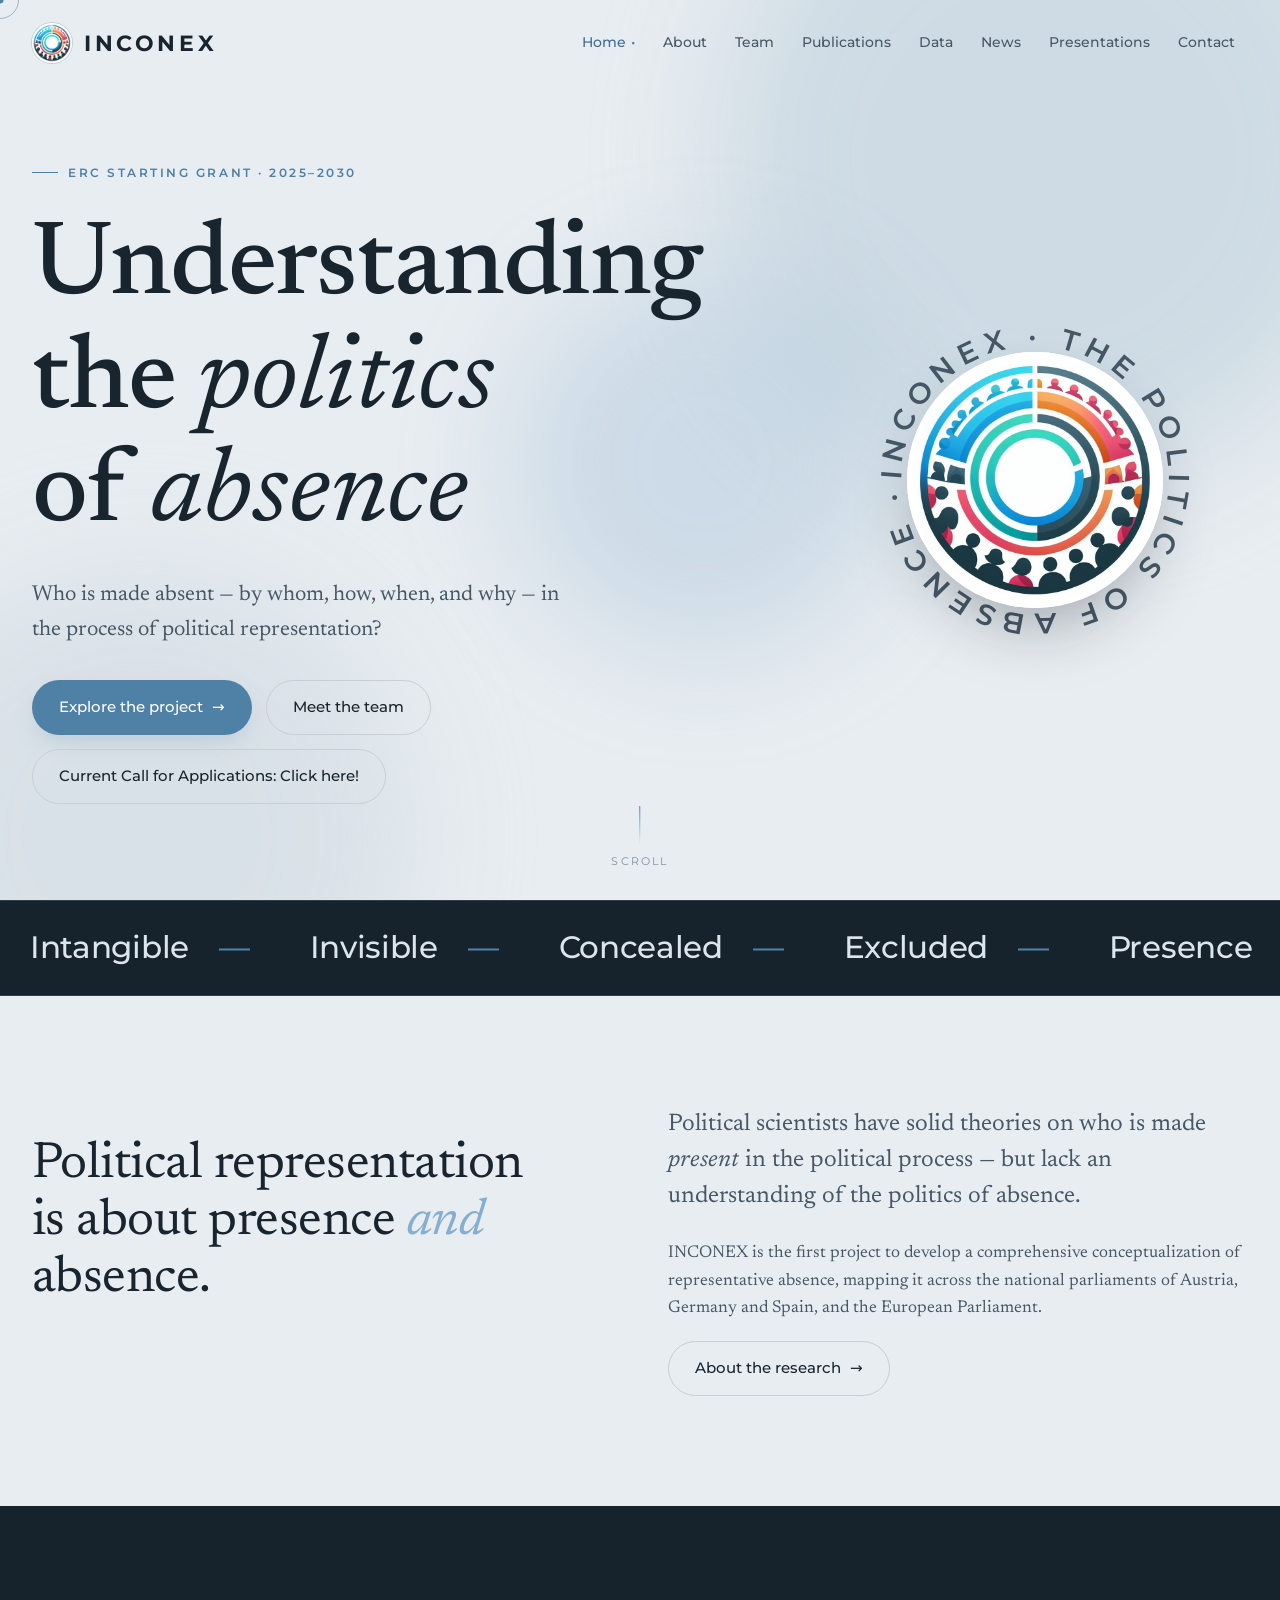
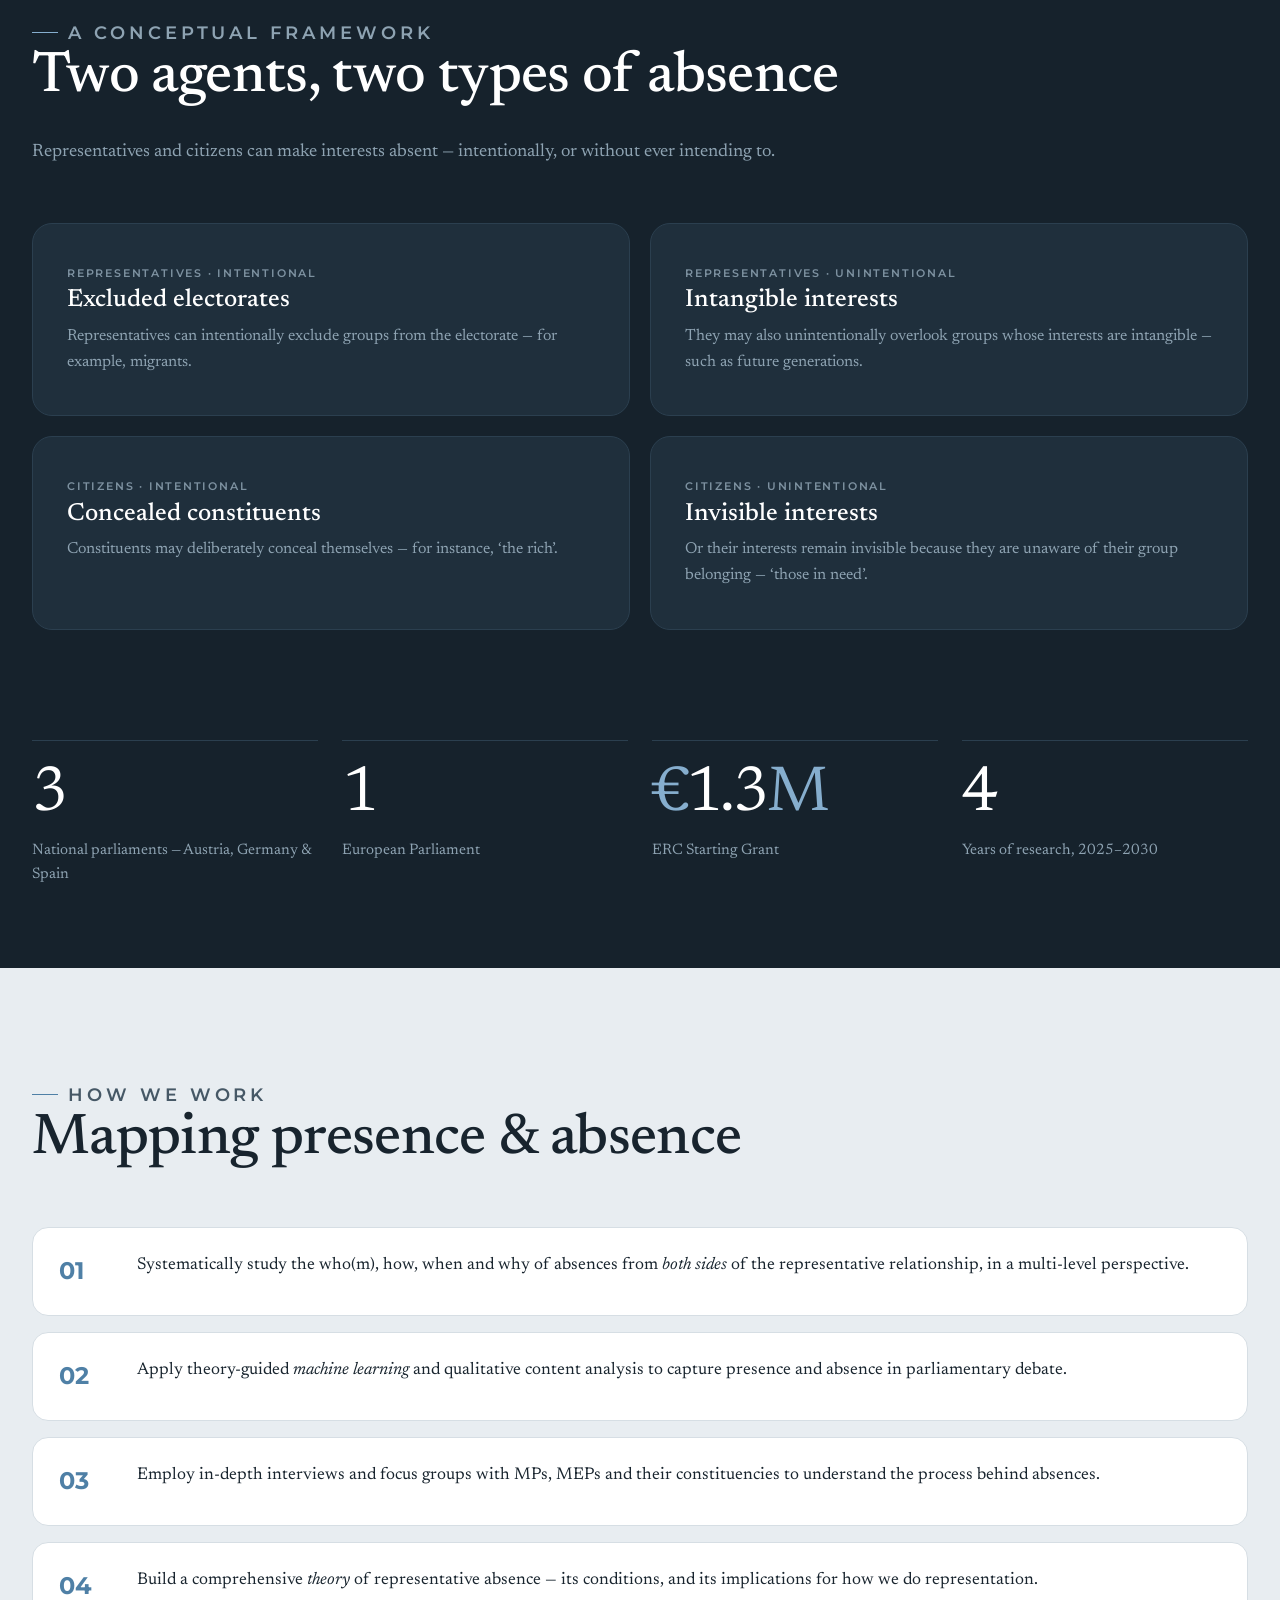
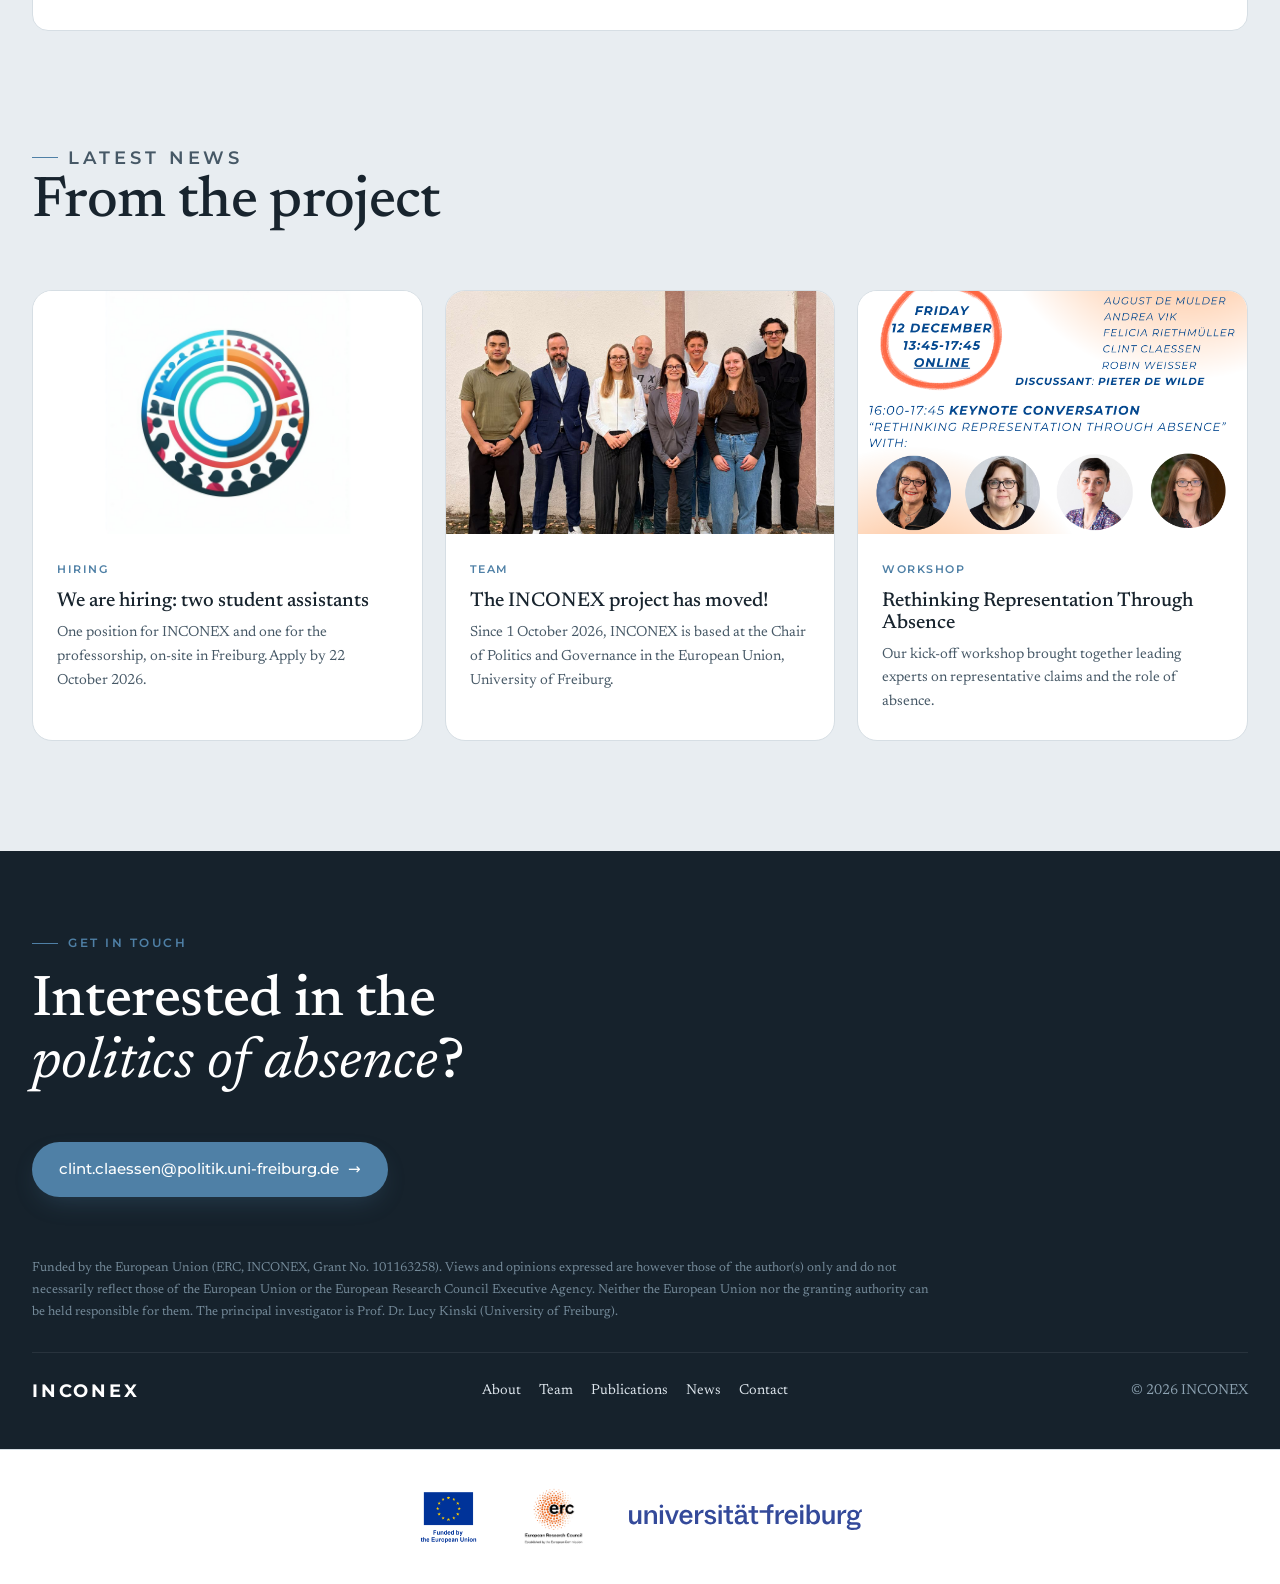
<file: index.html>
<!doctype html>
<html lang="en">
<head>
  <meta charset="utf-8" />
  <meta name="viewport" content="width=device-width, initial-scale=1" />
  <title>INCONEX — Understanding the Politics of Absence</title>
  <meta name="description" content="INCONEX is an ERC-funded research project (2025–2030) led by Prof. Dr. Lucy Kinski at the University of Freiburg, studying who is made absent — by whom, how, when, and why — in political representation." />
  <link rel="icon" href="assets/logo.jpg" />
  <link rel="apple-touch-icon" href="assets/logo.jpg" />
  <meta name="theme-color" content="#16222c" />
  <link rel="stylesheet" href="styles.css" />
</head>
<body>

<div class="scroll-progress"></div>

<header class="topbar">
  <div class="bar-inner">
    <a class="brand" href="index.html">
      <img class="brand-logo" src="assets/logo.jpg" alt="INCONEX logo" />
      <span class="brand-name">INCONEX</span>
    </a>
    <input type="checkbox" id="navtoggle" class="nav-toggle" hidden>
    <label for="navtoggle" class="nav-burger" aria-label="Toggle navigation"><span></span></label>
    <nav class="nav">
      <a href="index.html" class="active">Home</a>
      <a href="about.html">About</a>
      <a href="team.html">Team</a>
      <a href="publications.html">Publications</a>
      <a href="data.html">Data</a>
      <a href="news.html">News</a>
      <a href="presentations.html">Presentations</a>
      <a href="contact.html">Contact</a>
    </nav>
  </div>
</header>

<main>

  <!-- HERO -->
  <section class="hero">
    <div class="hero-bg" aria-hidden="true">
      <span class="blob b1"></span><span class="blob b2"></span><span class="blob b3"></span>
    </div>
    <div class="hero-grid">
      <div class="hero-text">
        <p class="eyebrow" data-reveal>ERC Starting Grant · 2025–2030</p>
        <h1>
          <span class="line"><span data-reveal>Understanding</span></span>
          <span class="line"><span data-reveal data-delay="1">the <em>politics</em></span></span>
          <span class="line"><span data-reveal data-delay="2">of <em>absence</em></span></span>
        </h1>
        <p class="lead" data-reveal data-delay="3">
          Who is made absent — by whom, how, when, and why — in the process of political representation?
        </p>
        <div class="hero-cta" data-reveal data-delay="4">
          <a class="btn btn-primary" href="about.html">Explore the project <span class="arrow">→</span></a>
          <a class="btn btn-ghost" href="team.html">Meet the team</a>
          <a class="btn btn-ghost" href="news.html#call-for-applications">Current Call for Applications: Click here!</a>
        </div>
      </div>
      <div class="hero-badge" data-reveal data-delay="2">
        <svg class="ring-text" viewBox="0 0 100 100" aria-hidden="true">
          <defs><path id="ring" d="M50,50 m-38,0 a38,38 0 1,1 76,0 a38,38 0 1,1 -76,0"/></defs>
          <text textLength="238" lengthAdjust="spacing"><textPath href="#ring" startOffset="0">INCONEX · THE POLITICS OF ABSENCE · </textPath></text>
        </svg>
        <span class="logo-core"><img src="assets/logo.jpg" alt="INCONEX logo" /></span>
      </div>
    </div>
    <div class="scroll-cue" aria-hidden="true"><span class="bar"></span>Scroll</div>
  </section>

  <!-- MARQUEE -->
  <div class="marquee" aria-hidden="true">
    <div class="marquee-track">
      <span>Intangible</span><span>Invisible</span><span>Concealed</span><span>Excluded</span><span>Presence</span><span>Absence</span>
      <span>Intangible</span><span>Invisible</span><span>Concealed</span><span>Excluded</span><span>Presence</span><span>Absence</span>
    </div>
  </div>

  <!-- MANIFESTO -->
  <section class="section">
    <div class="container">
      <div style="display:grid;grid-template-columns:1fr 1fr;gap:56px;align-items:center;">
        <p class="manifesto" data-reveal>Political representation is about presence <em>and</em> absence.</p>
        <div class="narrow" data-reveal data-delay="1">
          <p class="lead-big" style="color:var(--ink-2);">
            Political scientists have solid theories on who is made <em>present</em> in the political process —
            but lack an understanding of the politics of absence.
          </p>
          <p style="color:var(--ink-2);">
            INCONEX is the first project to develop a comprehensive conceptualization of representative absence,
            mapping it across the national parliaments of Austria, Germany and Spain, and the European Parliament.
          </p>
          <p style="margin-bottom:0;"><a class="btn btn-ghost" href="about.html">About the research <span class="arrow">→</span></a></p>
        </div>
      </div>
    </div>
  </section>

  <!-- PILLARS -->
  <section class="section dark">
    <div class="container">
      <div class="section-head" data-reveal>
        <p class="eyebrow">A conceptual framework</p>
        <h2>Two agents, two types of absence</h2>
        <p>Representatives and citizens can make interests absent — intentionally, or without ever intending to.</p>
      </div>
      <div class="pillars">
        <article class="pillar" data-reveal>
          <span class="k">Representatives · intentional</span>
          <h3>Excluded electorates</h3>
          <p>Representatives can intentionally exclude groups from the electorate — for example, migrants.</p>
        </article>
        <article class="pillar" data-reveal data-delay="1">
          <span class="k">Representatives · unintentional</span>
          <h3>Intangible interests</h3>
          <p>They may also unintentionally overlook groups whose interests are intangible — such as future generations.</p>
        </article>
        <article class="pillar" data-reveal data-delay="2">
          <span class="k">Citizens · intentional</span>
          <h3>Concealed constituents</h3>
          <p>Constituents may deliberately conceal themselves — for instance, ‘the rich’.</p>
        </article>
        <article class="pillar" data-reveal data-delay="3">
          <span class="k">Citizens · unintentional</span>
          <h3>Invisible interests</h3>
          <p>Or their interests remain invisible because they are unaware of their group belonging — ‘those in need’.</p>
        </article>
      </div>
    </div>
  </section>

  <!-- STATS -->
  <section class="section dark tight" style="padding-top:0;">
    <div class="container">
      <div class="stats">
        <div class="stat" data-reveal>
          <div class="figure"><span data-count="3">0</span></div>
          <div class="label">National parliaments — Austria, Germany &amp; Spain</div>
        </div>
        <div class="stat" data-reveal data-delay="1">
          <div class="figure"><span data-count="1">0</span></div>
          <div class="label">European Parliament</div>
        </div>
        <div class="stat" data-reveal data-delay="2">
          <div class="figure"><span class="unit">€</span><span data-count="1.5">0</span><span class="unit">M</span></div>
          <div class="label">ERC Starting Grant</div>
        </div>
        <div class="stat" data-reveal data-delay="3">
          <div class="figure"><span data-count="5">0</span></div>
          <div class="label">Years of research, 2025–2030</div>
        </div>
      </div>
    </div>
  </section>

  <!-- APPROACH -->
  <section class="section">
    <div class="container">
      <div class="section-head" data-reveal>
        <p class="eyebrow">How we work</p>
        <h2>Mapping presence &amp; absence</h2>
      </div>
      <ol class="steps">
        <li data-reveal><p>Systematically study the who(m), how, when and why of absences from <em>both sides</em> of the representative relationship, in a multi-level perspective.</p></li>
        <li data-reveal data-delay="1"><p>Apply theory-guided <em>machine learning</em> and qualitative content analysis to capture presence and absence in parliamentary debate.</p></li>
        <li data-reveal data-delay="2"><p>Employ in-depth interviews and focus groups with MPs, MEPs and their constituencies to understand the process behind absences.</p></li>
        <li data-reveal data-delay="3"><p>Build a comprehensive <em>theory</em> of representative absence — its conditions, and its implications for how we do representation.</p></li>
      </ol>
    </div>
  </section>

  <!-- NEWS TEASER -->
  <section class="section" style="padding-top:0;">
    <div class="container">
      <div class="section-head" data-reveal>
        <p class="eyebrow">Latest news</p>
        <h2>From the project</h2>
      </div>
      <div class="teaser-grid">
        <a class="teaser" href="news.html" data-reveal>
          <div class="thumb"><img src="assets/news/student-assistants-2026-wide.jpg" alt="Call for applications: two student assistants" /></div>
          <div class="body"><span class="tag">Hiring</span><h3>We are hiring: two student assistants</h3><p>One position for INCONEX and one for the professorship, on-site in Freiburg. Apply by 22 October 2026.</p></div>
        </a>
        <a class="teaser" href="news.html" data-reveal data-delay="1">
          <div class="thumb"><img src="assets/news/freiburg-move.jpg" alt="The team in Freiburg" /></div>
          <div class="body"><span class="tag">Team</span><h3>The INCONEX project has moved!</h3><p>Since 1 October 2026, INCONEX is based at the Chair of Politics and Governance in the European Union, University of Freiburg.</p></div>
        </a>
        <a class="teaser" href="news.html" data-reveal data-delay="2">
          <div class="thumb"><img src="assets/news/kickoff.jpg" alt="Kick-off workshop" /></div>
          <div class="body"><span class="tag">Workshop</span><h3>Rethinking Representation Through Absence</h3><p>Our kick-off workshop brought together leading experts on representative claims and the role of absence.</p></div>
        </a>
      </div>
    </div>
  </section>

</main>

<footer>
  <div class="foot-cta" data-reveal>
    <p class="eyebrow">Get in touch</p>
    <h2>Interested in the <em>politics of absence</em>?</h2>
    <a class="btn btn-primary" href="mailto:clint.claessen@politik.uni-freiburg.de">clint.claessen@politik.uni-freiburg.de <span class="arrow">→</span></a>
  </div>
  <div class="foot-main">
    <p class="foot-disclaimer">
      Funded by the European Union (ERC, INCONEX, Grant No. 101163258). Views and opinions expressed are
      however those of the author(s) only and do not necessarily reflect those of the European Union or the
      European Research Council Executive Agency. Neither the European Union nor the granting authority can be
      held responsible for them. The principal investigator is Prof. Dr. Lucy Kinski (University of Freiburg).
    </p>
    <div class="foot-bar">
      <span class="brand-name">INCONEX</span>
      <div class="foot-links">
        <a href="about.html">About</a><a href="team.html">Team</a><a href="publications.html">Publications</a>
        <a href="news.html">News</a><a href="contact.html">Contact</a>
      </div>
      <div>© <span id="yr"></span> INCONEX</div>
    </div>
  </div>
  <div class="foot-funders">
    <div class="row">
      <img src="assets/funder-eu.jpg" alt="Funded by the European Union" />
      <img src="assets/funder-erc.jpg" alt="European Research Council" />
      <img src="assets/funder-freiburg.svg" alt="University of Freiburg" />
    </div>
  </div>
</footer>

<script src="app.js"></script>
</body>
</html>
</file>
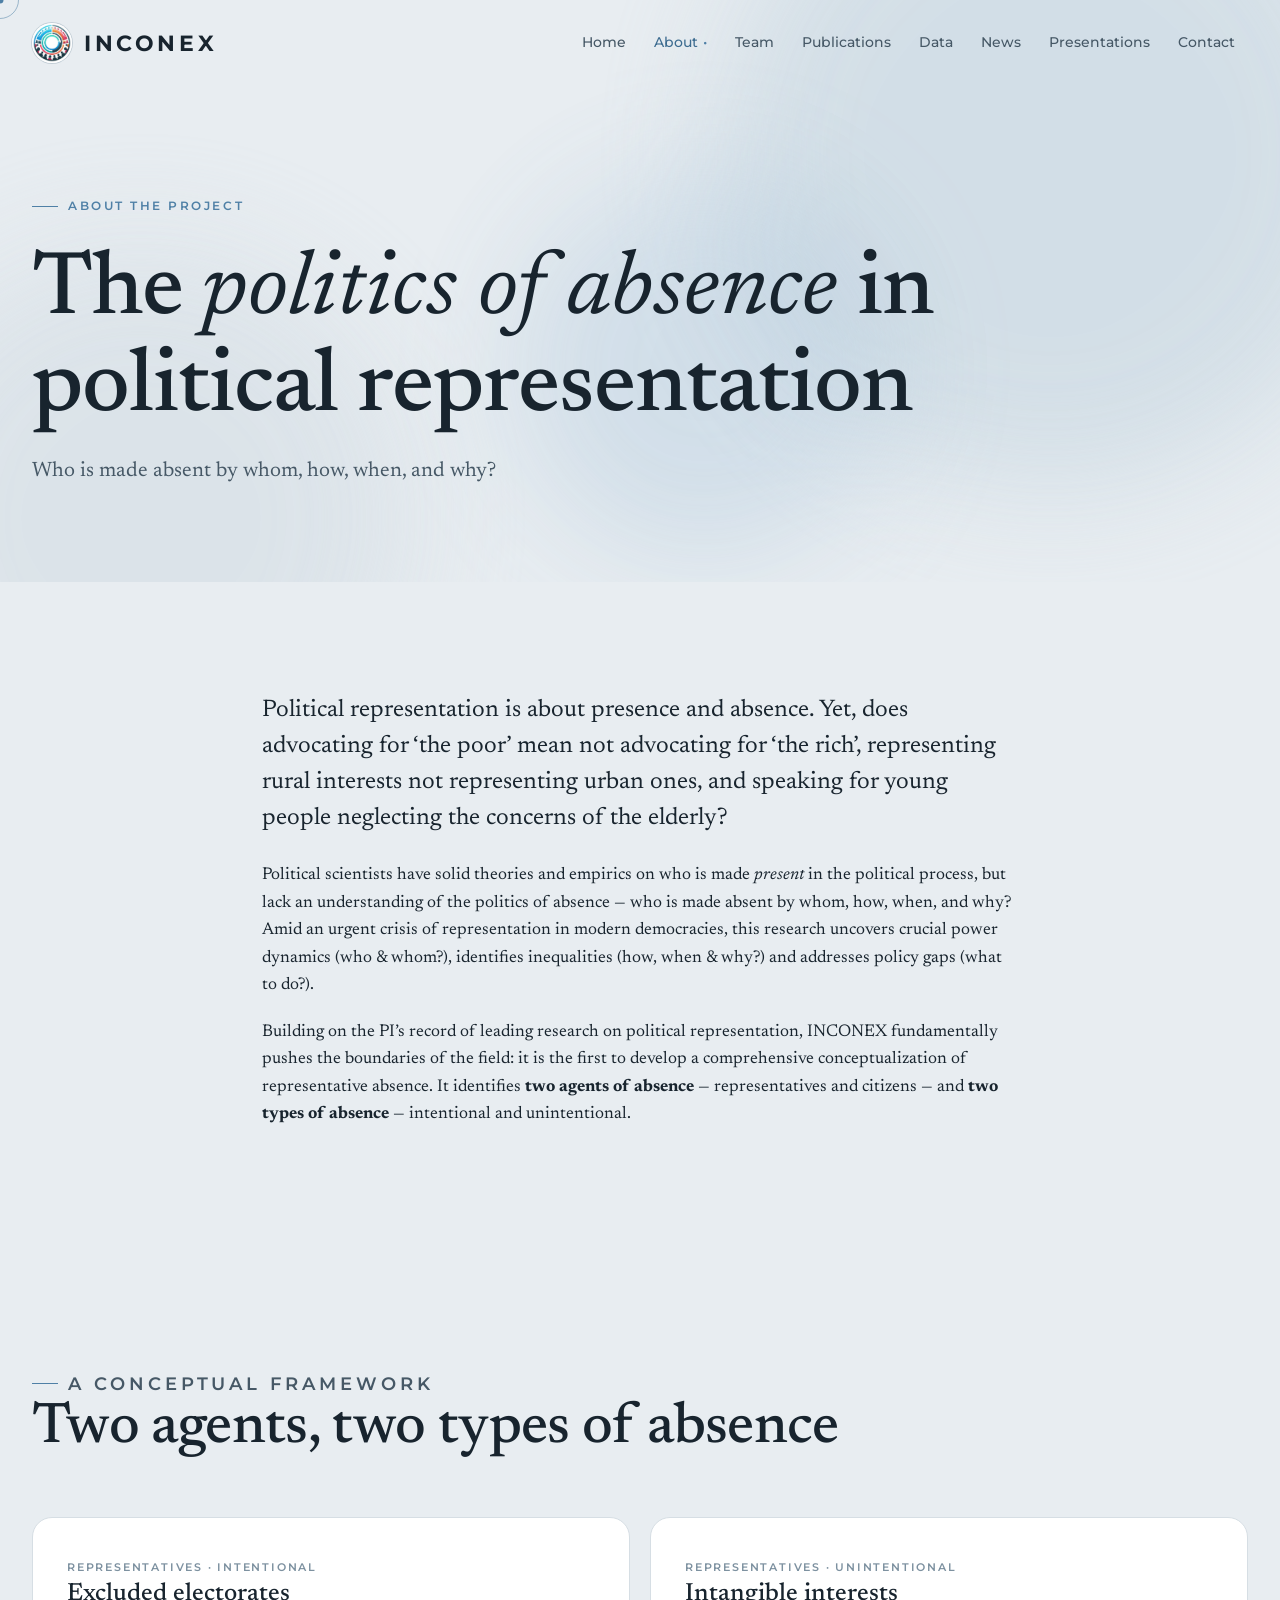
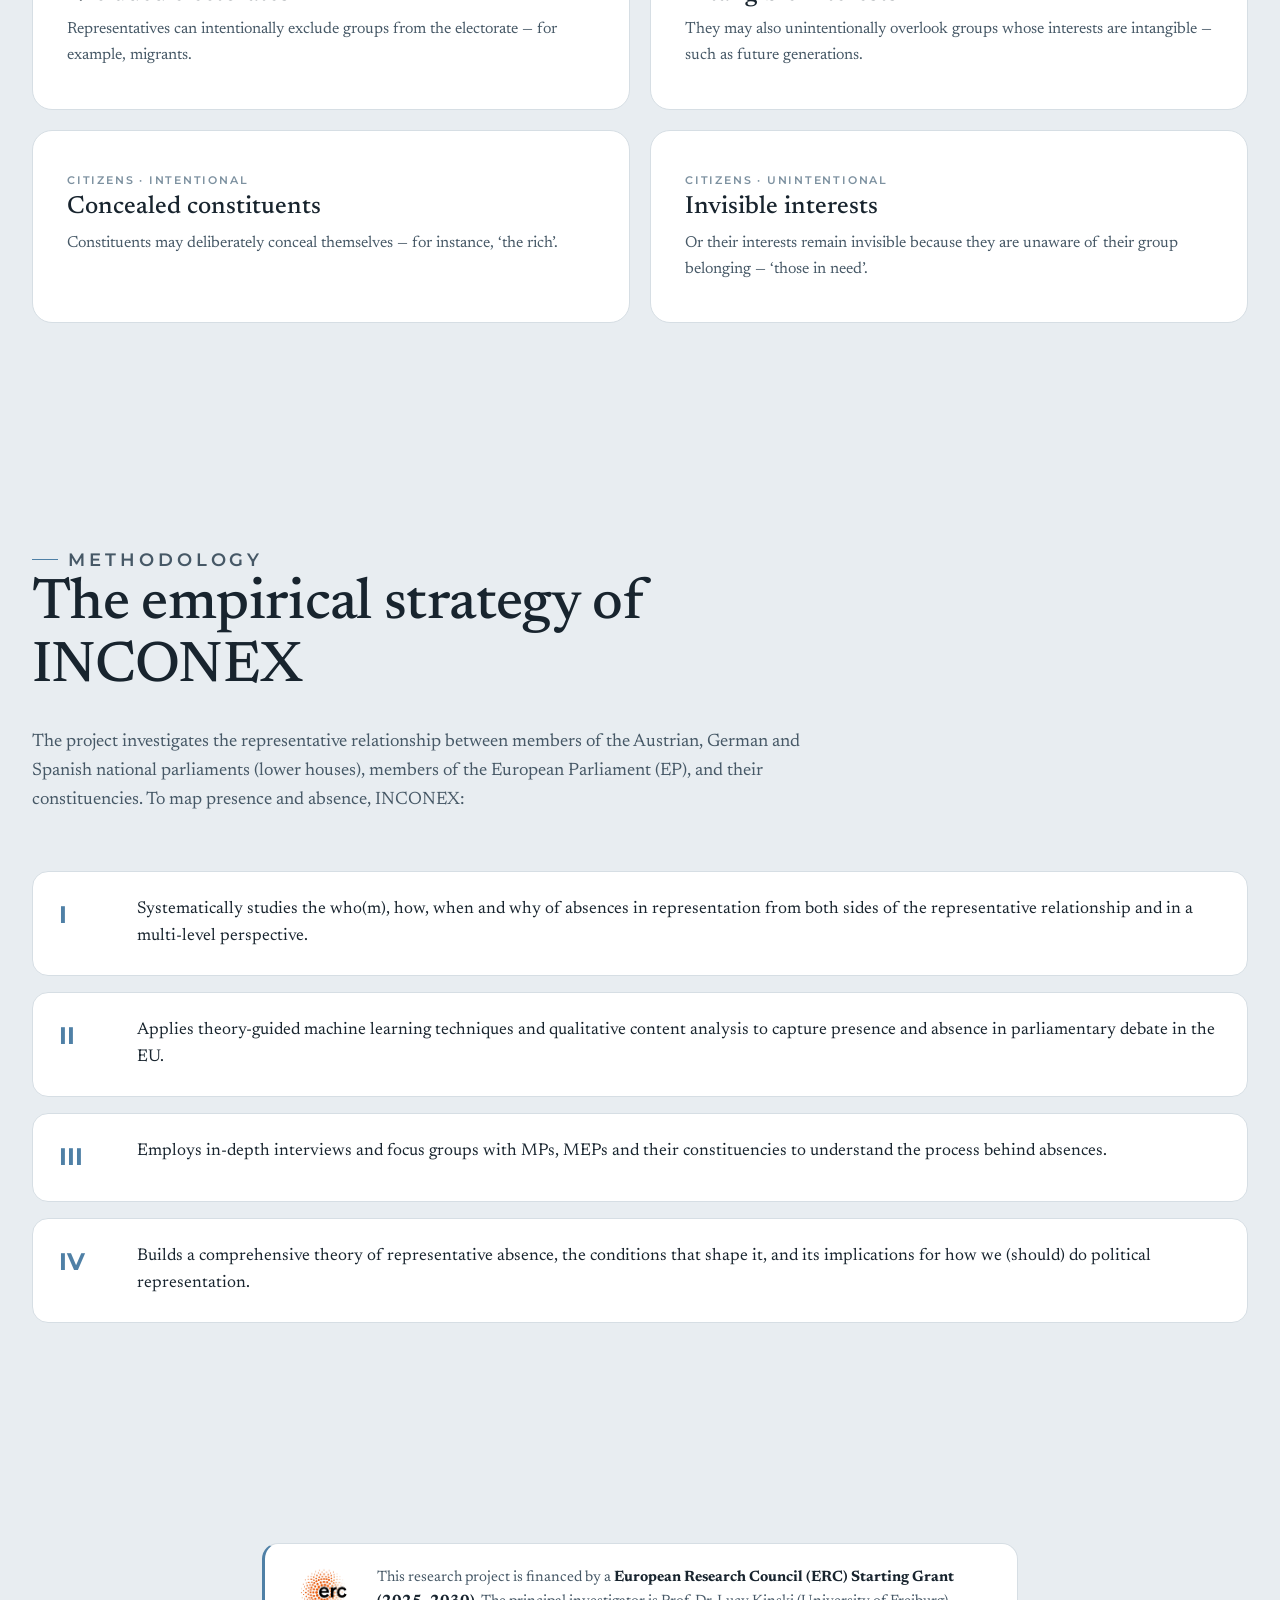
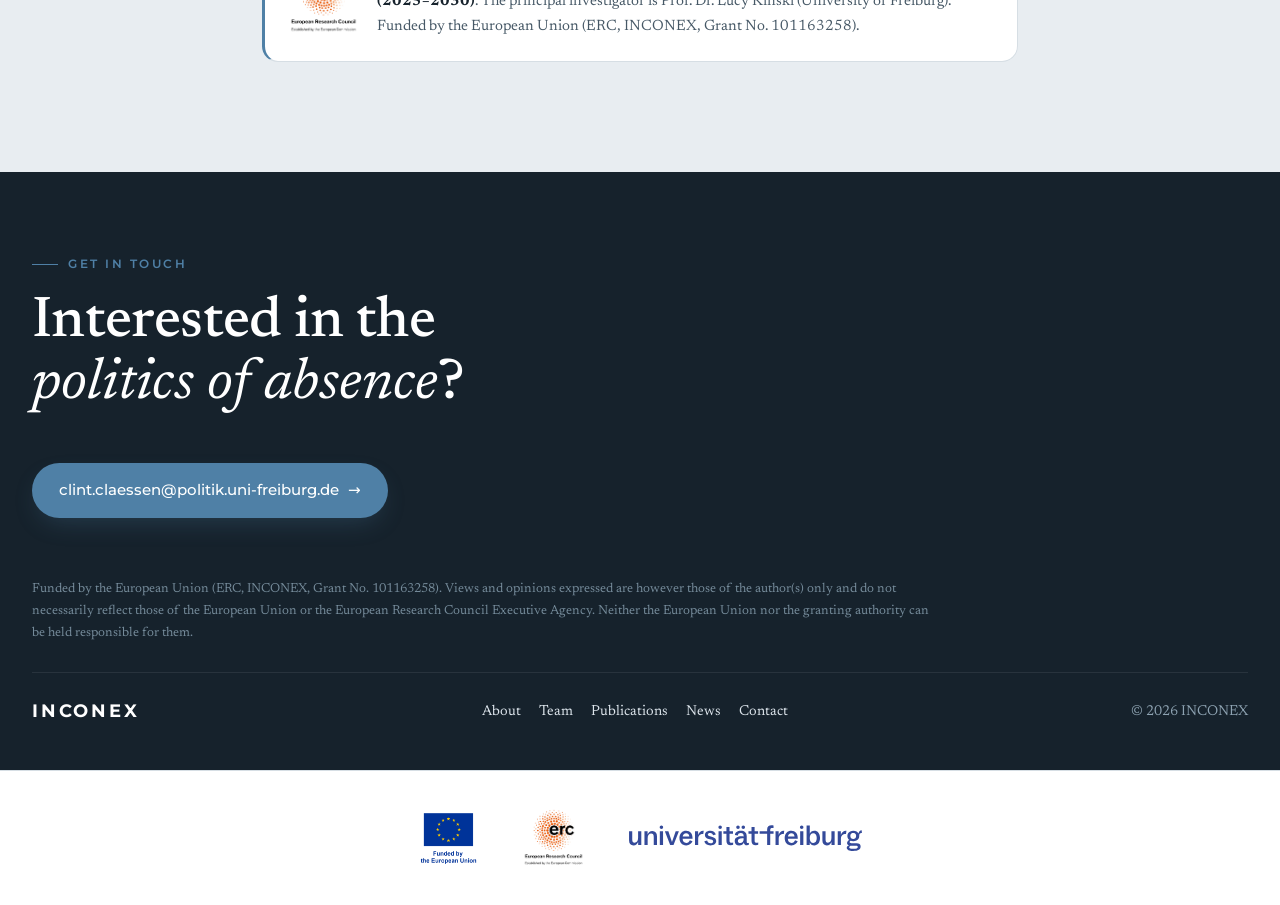
<file: about.html>
<!doctype html>
<html lang="en">
<head>
  <meta charset="utf-8" />
  <meta name="viewport" content="width=device-width, initial-scale=1" />
  <title>About — INCONEX</title>
  <meta name="description" content="INCONEX develops the first comprehensive conceptualization of representative absence — two agents (representatives and citizens) and two types (intentional and unintentional) — across Austria, Germany, Spain and the European Parliament." />
  <link rel="icon" href="assets/logo.jpg" />
  <link rel="apple-touch-icon" href="assets/logo.jpg" />
  <meta name="theme-color" content="#16222c" />
  <link rel="stylesheet" href="styles.css" />
</head>
<body>
<div class="scroll-progress"></div>

<header class="topbar">
  <div class="bar-inner">
    <a class="brand" href="index.html">
      <img class="brand-logo" src="assets/logo.jpg" alt="INCONEX logo" />
      <span class="brand-name">INCONEX</span>
    </a>
    <input type="checkbox" id="navtoggle" class="nav-toggle" hidden>
    <label for="navtoggle" class="nav-burger" aria-label="Toggle navigation"><span></span></label>
    <nav class="nav">
      <a href="index.html">Home</a>
      <a href="about.html" class="active">About</a>
      <a href="team.html">Team</a>
      <a href="publications.html">Publications</a>
      <a href="data.html">Data</a>
      <a href="news.html">News</a>
      <a href="presentations.html">Presentations</a>
      <a href="contact.html">Contact</a>
    </nav>
  </div>
</header>

<main>

  <section class="page-hero">
    <div class="hero-bg" aria-hidden="true"><span class="blob b1"></span><span class="blob b2"></span><span class="blob b3"></span></div>
    <div class="container">
      <p class="eyebrow" data-reveal>About the project</p>
        <h1 data-reveal data-delay="1">The <em>politics of absence</em> in political representation</h1>
        <p class="lead" data-reveal data-delay="2">Who is made absent by whom, how, when, and why?</p>
    </div>
  </section>

  <section class="section">
    <div class="container narrow">
      <p class="lead-big">
        Political representation is about presence and absence. Yet, does advocating for ‘the poor’ mean not
        advocating for ‘the rich’, representing rural interests not representing urban ones, and speaking for
        young people neglecting the concerns of the elderly?
      </p>
      <p>
        Political scientists have solid theories and empirics on who is made <em>present</em> in the political
        process, but lack an understanding of the politics of absence — who is made absent by whom, how, when,
        and why? Amid an urgent crisis of representation in modern democracies, this research uncovers crucial
        power dynamics (who &amp; whom?), identifies inequalities (how, when &amp; why?) and addresses policy
        gaps (what to do?).
      </p>
      <p>
        Building on the PI’s record of leading research on political representation, INCONEX fundamentally
        pushes the boundaries of the field: it is the first to develop a comprehensive conceptualization of
        representative absence. It identifies <strong>two agents of absence</strong> — representatives and
        citizens — and <strong>two types of absence</strong> — intentional and unintentional.
      </p>
    </div>
  </section>

  <section class="section alt">
    <div class="container">
      <div class="section-head" data-reveal>
        <p class="eyebrow">A conceptual framework</p>
        <h2>Two agents, two types of absence</h2>
      </div>
      <div class="pillars">
        <article data-reveal class="pillar c4">
          <span class="k">Representatives · intentional</span>
          <h3>Excluded electorates</h3>
          <p>Representatives can intentionally exclude groups from the electorate — for example, migrants.</p>
        </article>
        <article data-reveal class="pillar c3">
          <span class="k">Representatives · unintentional</span>
          <h3>Intangible interests</h3>
          <p>They may also unintentionally overlook groups whose interests are intangible — such as future generations.</p>
        </article>
        <article data-reveal class="pillar c1">
          <span class="k">Citizens · intentional</span>
          <h3>Concealed constituents</h3>
          <p>Constituents may deliberately conceal themselves — for instance, ‘the rich’.</p>
        </article>
        <article data-reveal class="pillar c2">
          <span class="k">Citizens · unintentional</span>
          <h3>Invisible interests</h3>
          <p>Or their interests remain invisible because they are unaware of their group belonging — ‘those in need’.</p>
        </article>
      </div>
    </div>
  </section>

  <section class="section">
    <div class="container">
      <div class="section-head" data-reveal>
        <p class="eyebrow">Methodology</p>
        <h2>The empirical strategy of INCONEX</h2>
        <p>
          The project investigates the representative relationship between members of the Austrian, German and
          Spanish national parliaments (lower houses), members of the European Parliament (EP), and their
          constituencies. To map presence and absence, INCONEX:
        </p>
      </div>
      <ol class="steps roman" data-reveal>
        <li><p>Systematically studies the who(m), how, when and why of absences in representation from both sides of the representative relationship and in a multi-level perspective.</p></li>
        <li><p>Applies theory-guided machine learning techniques and qualitative content analysis to capture presence and absence in parliamentary debate in the EU.</p></li>
        <li><p>Employs in-depth interviews and focus groups with MPs, MEPs and their constituencies to understand the process behind absences.</p></li>
        <li><p>Builds a comprehensive theory of representative absence, the conditions that shape it, and its implications for how we (should) do political representation.</p></li>
      </ol>
    </div>
  </section>

  <section class="section alt">
    <div class="container narrow">
      <div class="fund-note" data-reveal>
        <img src="assets/funder-erc.jpg" alt="" style="height:70px;width:auto;flex:none;" />
        <div>
          This research project is financed by a <strong>European Research Council (ERC) Starting Grant
          (2025–2030)</strong>. The principal investigator is Prof. Dr. Lucy Kinski (University of Freiburg).
          Funded by the European Union (ERC, INCONEX, Grant No. 101163258).
        </div>
      </div>
    </div>
  </section>

</main>

<footer>
  <div class="foot-cta" data-reveal>
    <p class="eyebrow">Get in touch</p>
    <h2>Interested in the <em>politics of absence</em>?</h2>
    <a class="btn btn-primary" href="mailto:clint.claessen@politik.uni-freiburg.de">clint.claessen@politik.uni-freiburg.de <span class="arrow">&rarr;</span></a>
  </div>
  <div class="foot-main">
    <p class="foot-disclaimer">
      Funded by the European Union (ERC, INCONEX, Grant No. 101163258). Views and opinions expressed are
      however those of the author(s) only and do not necessarily reflect those of the European Union or the
      European Research Council Executive Agency. Neither the European Union nor the granting authority can be
      held responsible for them.
    </p>
    <div class="foot-bar">
      <span class="brand-name">INCONEX</span>
      <div class="foot-links">
        <a href="about.html">About</a><a href="team.html">Team</a><a href="publications.html">Publications</a>
        <a href="news.html">News</a><a href="contact.html">Contact</a>
      </div>
      <div>&copy; <span id="yr"></span> INCONEX</div>
    </div>
  </div>
  <div class="foot-funders">
    <div class="row">
      <img src="assets/funder-eu.jpg" alt="Funded by the European Union" />
      <img src="assets/funder-erc.jpg" alt="European Research Council" />
      <img src="assets/funder-freiburg.svg" alt="University of Freiburg" />
    </div>
  </div>
</footer>

<script src="app.js"></script>
</body>
</html>
</file>
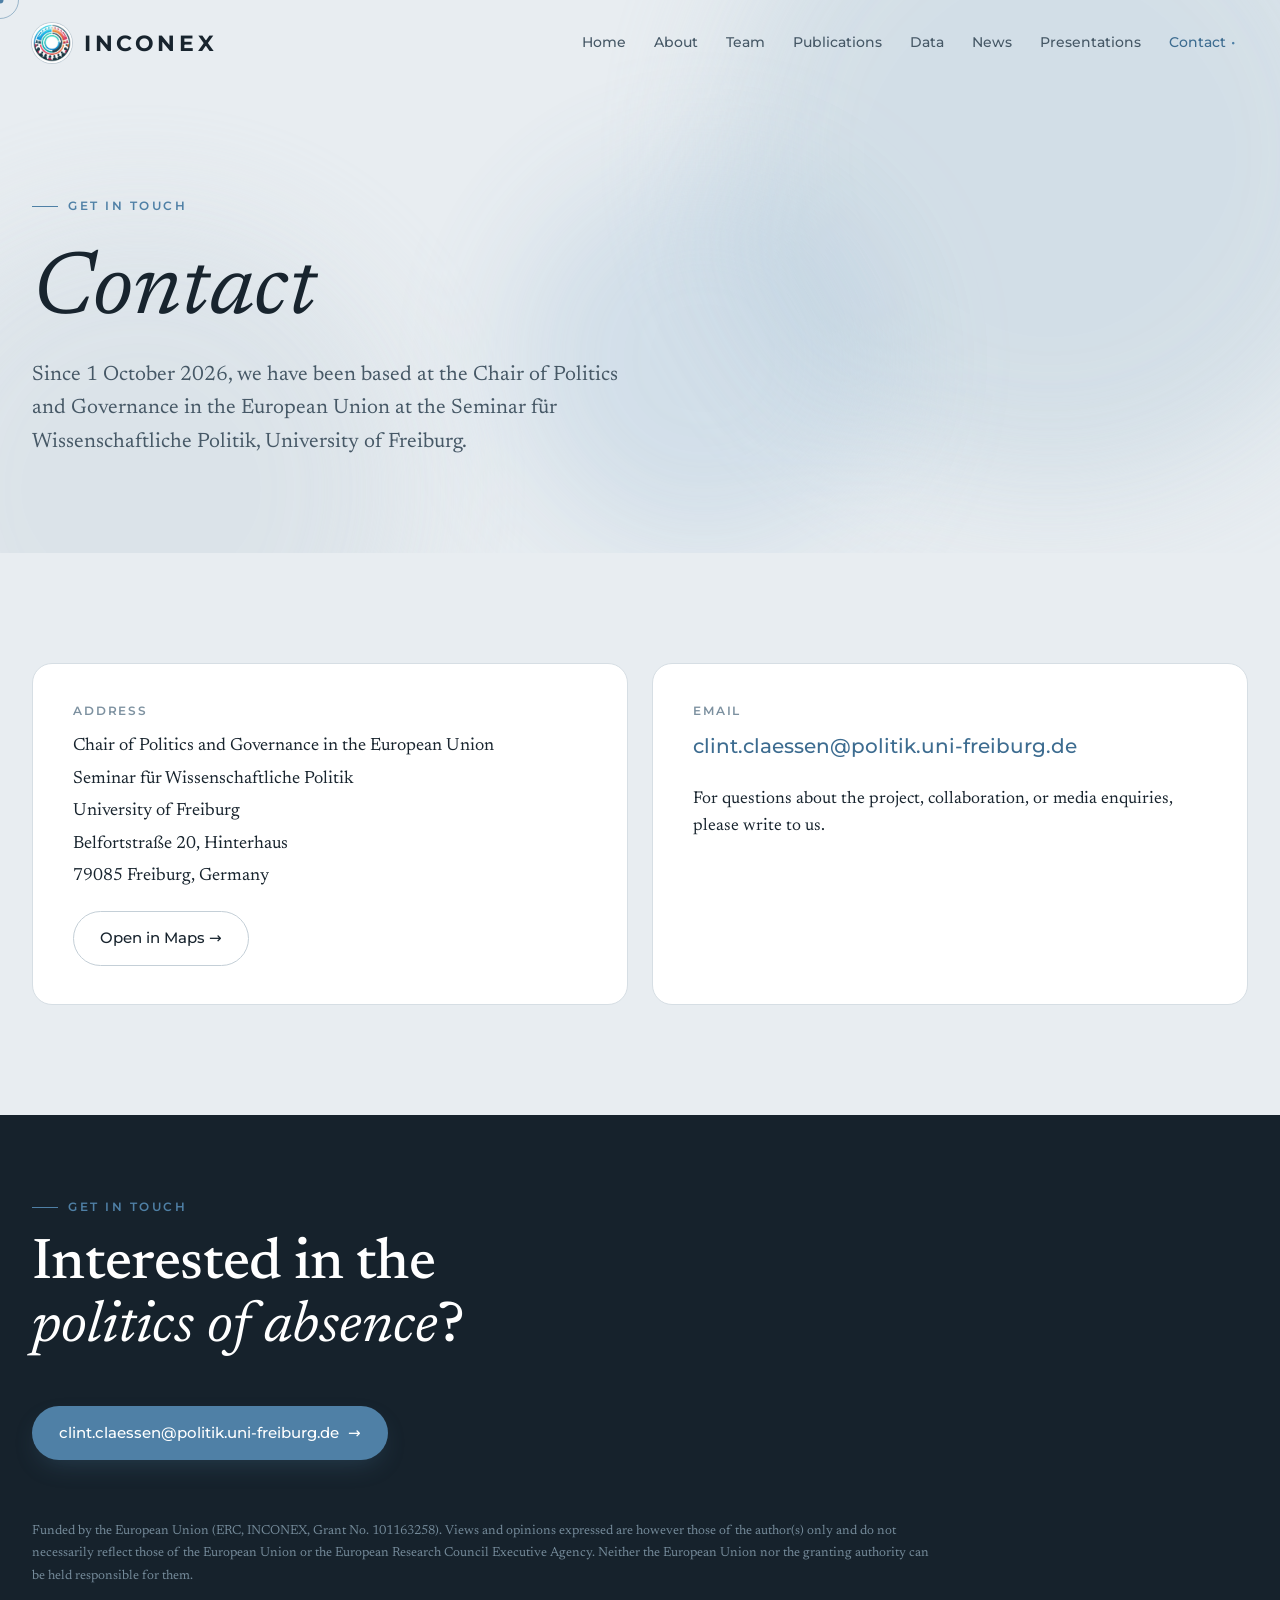
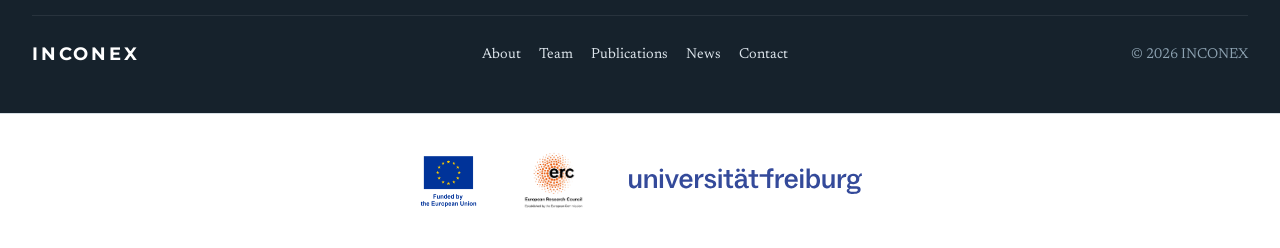
<file: contact.html>
<!doctype html>
<html lang="en">
<head>
  <meta charset="utf-8" />
  <meta name="viewport" content="width=device-width, initial-scale=1" />
  <title>Contact — INCONEX</title>
  <meta name="description" content="Contact the INCONEX project at the Chair of Politics and Governance in the European Union, Seminar für Wissenschaftliche Politik, University of Freiburg, Belfortstraße 20, Hinterhaus, 79085 Freiburg, Germany — clint.claessen@politik.uni-freiburg.de." />
  <link rel="icon" href="assets/logo.jpg" />
  <link rel="apple-touch-icon" href="assets/logo.jpg" />
  <meta name="theme-color" content="#16222c" />
  <link rel="stylesheet" href="styles.css" />
</head>
<body>
<div class="scroll-progress"></div>

<header class="topbar">
  <div class="bar-inner">
    <a class="brand" href="index.html">
      <img class="brand-logo" src="assets/logo.jpg" alt="INCONEX logo" />
      <span class="brand-name">INCONEX</span>
    </a>
    <input type="checkbox" id="navtoggle" class="nav-toggle" hidden>
    <label for="navtoggle" class="nav-burger" aria-label="Toggle navigation"><span></span></label>
    <nav class="nav">
      <a href="index.html">Home</a>
      <a href="about.html">About</a>
      <a href="team.html">Team</a>
      <a href="publications.html">Publications</a>
      <a href="data.html">Data</a>
      <a href="news.html">News</a>
      <a href="presentations.html">Presentations</a>
      <a href="contact.html" class="active">Contact</a>
    </nav>
  </div>
</header>

<main>

  <section class="page-hero">
    <div class="hero-bg" aria-hidden="true"><span class="blob b1"></span><span class="blob b2"></span><span class="blob b3"></span></div>
    <div class="container">
      <p class="eyebrow" data-reveal>Get in touch</p>
        <h1 data-reveal data-delay="1"><em>Contact</em></h1>
        <p class="lead" data-reveal data-delay="2">Since 1 October 2026, we have been based at the Chair of Politics and Governance in the European Union at the Seminar für Wissenschaftliche Politik, University of Freiburg.</p>
    </div>
  </section>

  <section class="section">
    <div class="container">
      <div class="contact-grid">
        <div class="contact-card" data-reveal>
          <div class="label">Address</div>
          <address>
            Chair of Politics and Governance in the European Union<br>
            Seminar für Wissenschaftliche Politik<br>
            University of Freiburg<br>
            Belfortstraße 20, Hinterhaus<br>
            79085 Freiburg, Germany
          </address>
          <p style="margin-top:18px;margin-bottom:0;">
            <a class="btn btn-ghost" href="https://www.google.com/maps/search/?api=1&query=Belfortstra%C3%9Fe+20+Freiburg+im+Breisgau" target="_blank" rel="noopener">Open in Maps →</a>
          </p>
        </div>
        <div class="contact-card" data-reveal>
          <div class="label">Email</div>
          <a class="email" href="mailto:clint.claessen@politik.uni-freiburg.de">clint.claessen@politik.uni-freiburg.de</a>
          <p style="margin-top:22px;color:var(--ink-soft);">
            For questions about the project, collaboration, or media enquiries, please write to us.
          </p>
        </div>
      </div>
    </div>
  </section>

</main>

<footer>
  <div class="foot-cta" data-reveal>
    <p class="eyebrow">Get in touch</p>
    <h2>Interested in the <em>politics of absence</em>?</h2>
    <a class="btn btn-primary" href="mailto:clint.claessen@politik.uni-freiburg.de">clint.claessen@politik.uni-freiburg.de <span class="arrow">&rarr;</span></a>
  </div>
  <div class="foot-main">
    <p class="foot-disclaimer">
      Funded by the European Union (ERC, INCONEX, Grant No. 101163258). Views and opinions expressed are
      however those of the author(s) only and do not necessarily reflect those of the European Union or the
      European Research Council Executive Agency. Neither the European Union nor the granting authority can be
      held responsible for them.
    </p>
    <div class="foot-bar">
      <span class="brand-name">INCONEX</span>
      <div class="foot-links">
        <a href="about.html">About</a><a href="team.html">Team</a><a href="publications.html">Publications</a>
        <a href="news.html">News</a><a href="contact.html">Contact</a>
      </div>
      <div>&copy; <span id="yr"></span> INCONEX</div>
    </div>
  </div>
  <div class="foot-funders">
    <div class="row">
      <img src="assets/funder-eu.jpg" alt="Funded by the European Union" />
      <img src="assets/funder-erc.jpg" alt="European Research Council" />
      <img src="assets/funder-freiburg.svg" alt="University of Freiburg" />
    </div>
  </div>
</footer>

<script src="app.js"></script>
</body>
</html>
</file>
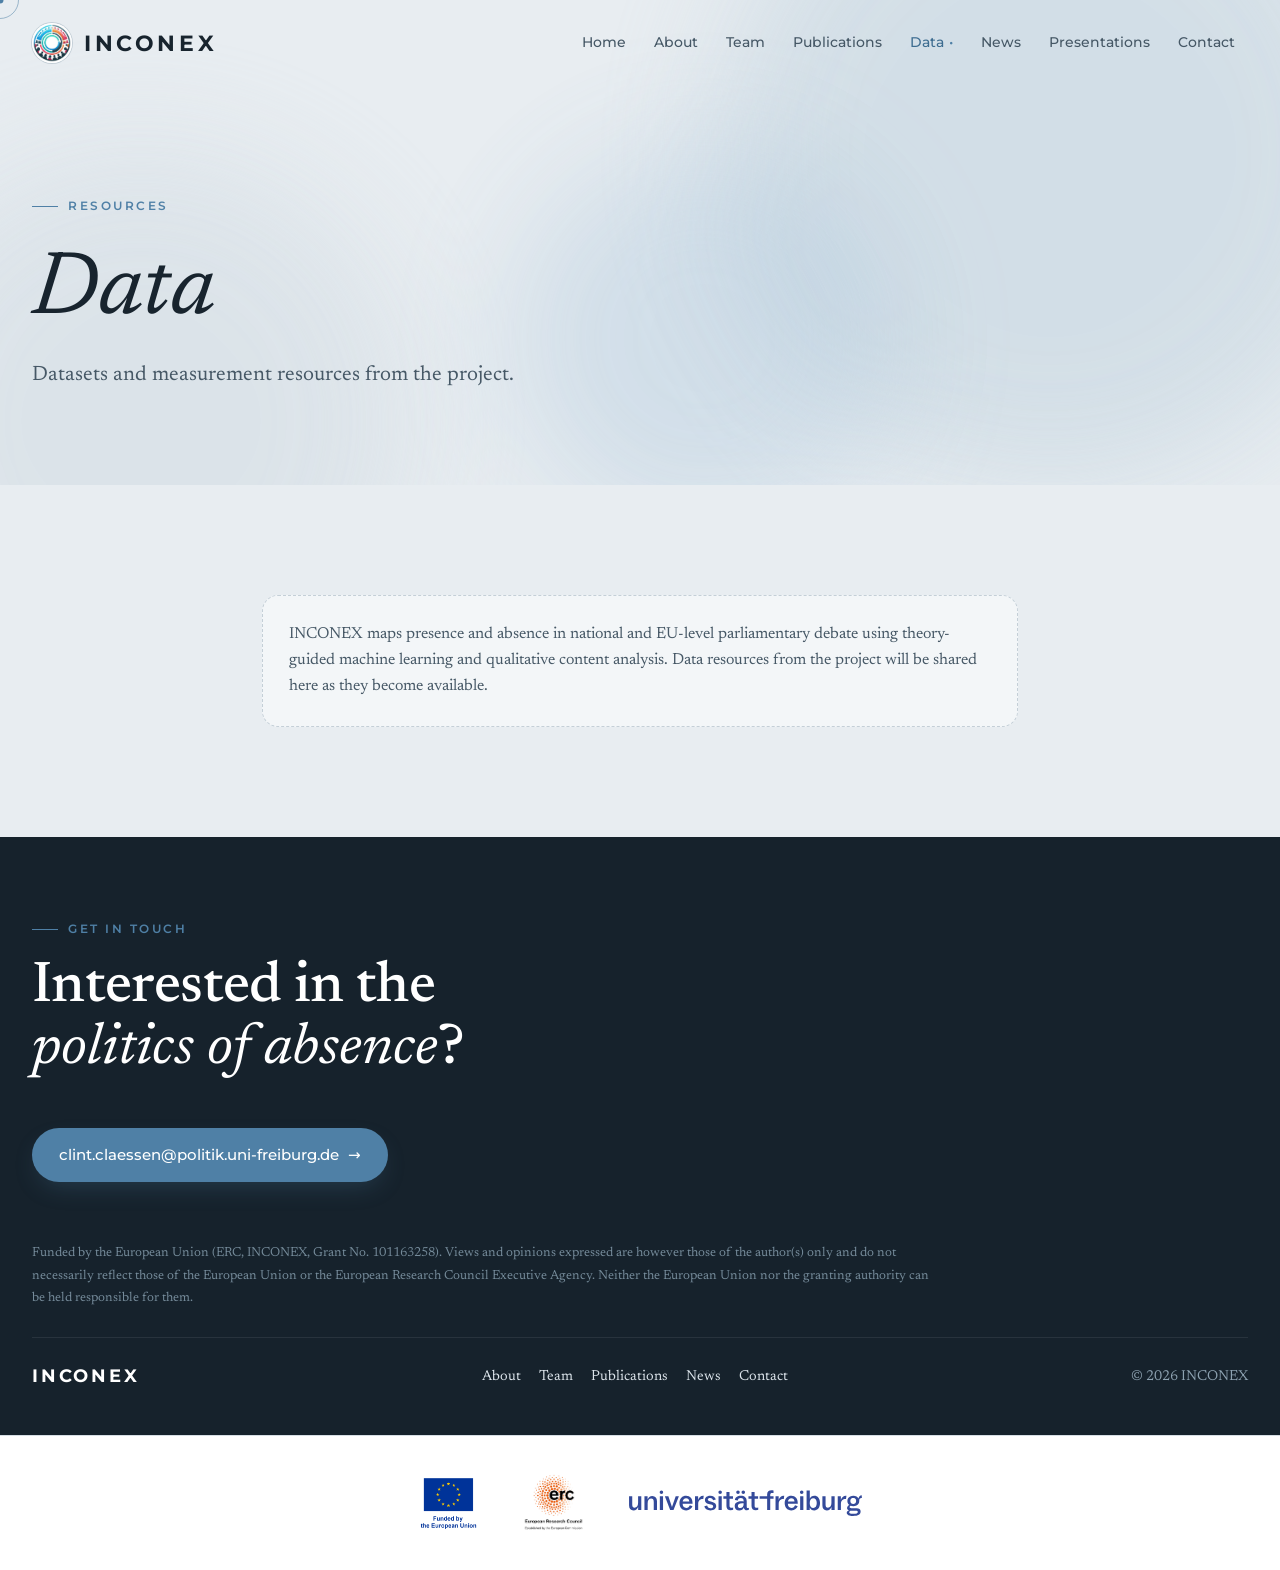
<file: data.html>
<!doctype html>
<html lang="en">
<head>
  <meta charset="utf-8" />
  <meta name="viewport" content="width=device-width, initial-scale=1" />
  <title>Data — INCONEX</title>
  <meta name="description" content="Data resources from the INCONEX project on representative absence in parliamentary debate — coming soon." />
  <link rel="icon" href="assets/logo.jpg" />
  <link rel="apple-touch-icon" href="assets/logo.jpg" />
  <meta name="theme-color" content="#16222c" />
  <link rel="stylesheet" href="styles.css" />
</head>
<body>
<div class="scroll-progress"></div>

<header class="topbar">
  <div class="bar-inner">
    <a class="brand" href="index.html">
      <img class="brand-logo" src="assets/logo.jpg" alt="INCONEX logo" />
      <span class="brand-name">INCONEX</span>
    </a>
    <input type="checkbox" id="navtoggle" class="nav-toggle" hidden>
    <label for="navtoggle" class="nav-burger" aria-label="Toggle navigation"><span></span></label>
    <nav class="nav">
      <a href="index.html">Home</a>
      <a href="about.html">About</a>
      <a href="team.html">Team</a>
      <a href="publications.html">Publications</a>
      <a href="data.html" class="active">Data</a>
      <a href="news.html">News</a>
      <a href="presentations.html">Presentations</a>
      <a href="contact.html">Contact</a>
    </nav>
  </div>
</header>

<main>

  <section class="page-hero">
    <div class="hero-bg" aria-hidden="true"><span class="blob b1"></span><span class="blob b2"></span><span class="blob b3"></span></div>
    <div class="container">
      <p class="eyebrow" data-reveal>Resources</p>
        <h1 data-reveal data-delay="1"><em>Data</em></h1>
        <p class="lead" data-reveal data-delay="2">Datasets and measurement resources from the project.</p>
    </div>
  </section>

  <section class="section">
    <div class="container narrow">
      <div class="empty-note" data-reveal>
        INCONEX maps presence and absence in national and EU-level parliamentary debate using theory-guided
        machine learning and qualitative content analysis. Data resources from the project will be shared here
        as they become available.
      </div>
    </div>
  </section>

</main>

<footer>
  <div class="foot-cta" data-reveal>
    <p class="eyebrow">Get in touch</p>
    <h2>Interested in the <em>politics of absence</em>?</h2>
    <a class="btn btn-primary" href="mailto:clint.claessen@politik.uni-freiburg.de">clint.claessen@politik.uni-freiburg.de <span class="arrow">&rarr;</span></a>
  </div>
  <div class="foot-main">
    <p class="foot-disclaimer">
      Funded by the European Union (ERC, INCONEX, Grant No. 101163258). Views and opinions expressed are
      however those of the author(s) only and do not necessarily reflect those of the European Union or the
      European Research Council Executive Agency. Neither the European Union nor the granting authority can be
      held responsible for them.
    </p>
    <div class="foot-bar">
      <span class="brand-name">INCONEX</span>
      <div class="foot-links">
        <a href="about.html">About</a><a href="team.html">Team</a><a href="publications.html">Publications</a>
        <a href="news.html">News</a><a href="contact.html">Contact</a>
      </div>
      <div>&copy; <span id="yr"></span> INCONEX</div>
    </div>
  </div>
  <div class="foot-funders">
    <div class="row">
      <img src="assets/funder-eu.jpg" alt="Funded by the European Union" />
      <img src="assets/funder-erc.jpg" alt="European Research Council" />
      <img src="assets/funder-freiburg.svg" alt="University of Freiburg" />
    </div>
  </div>
</footer>

<script src="app.js"></script>
</body>
</html>
</file>
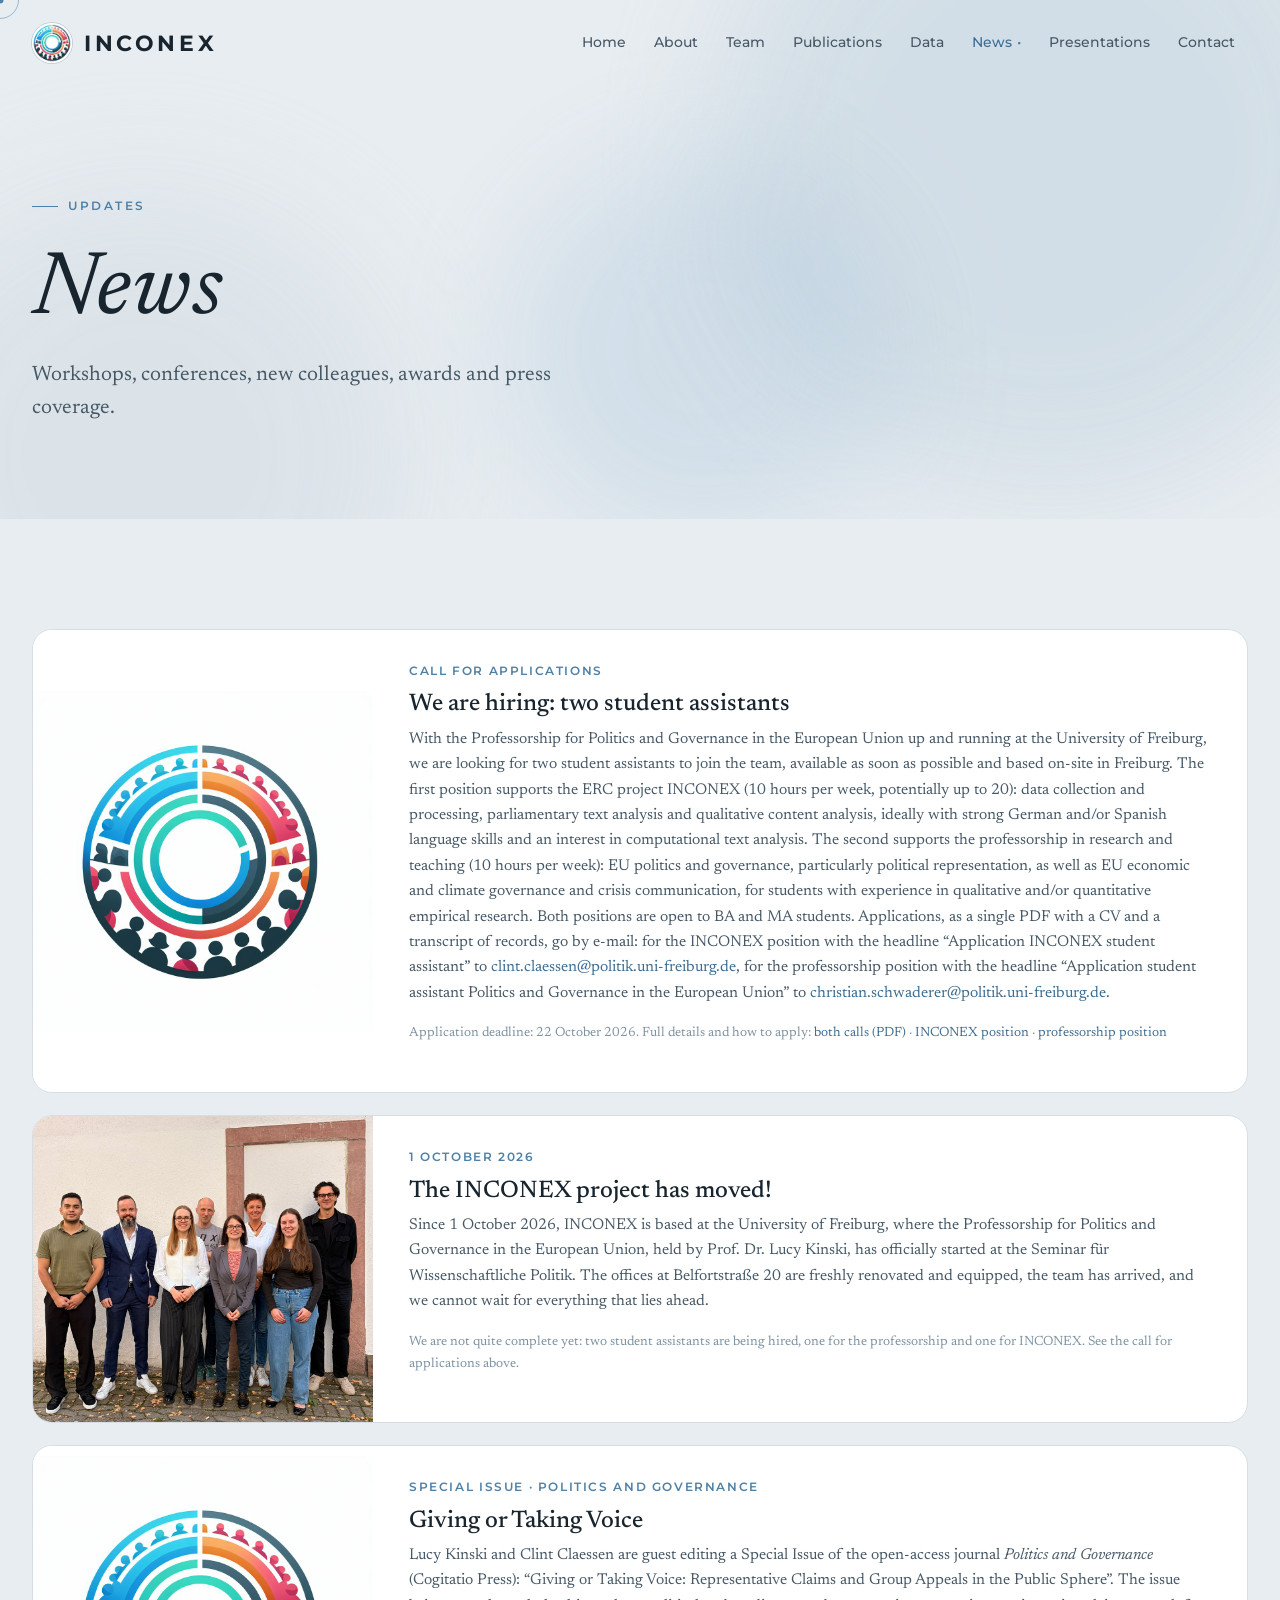
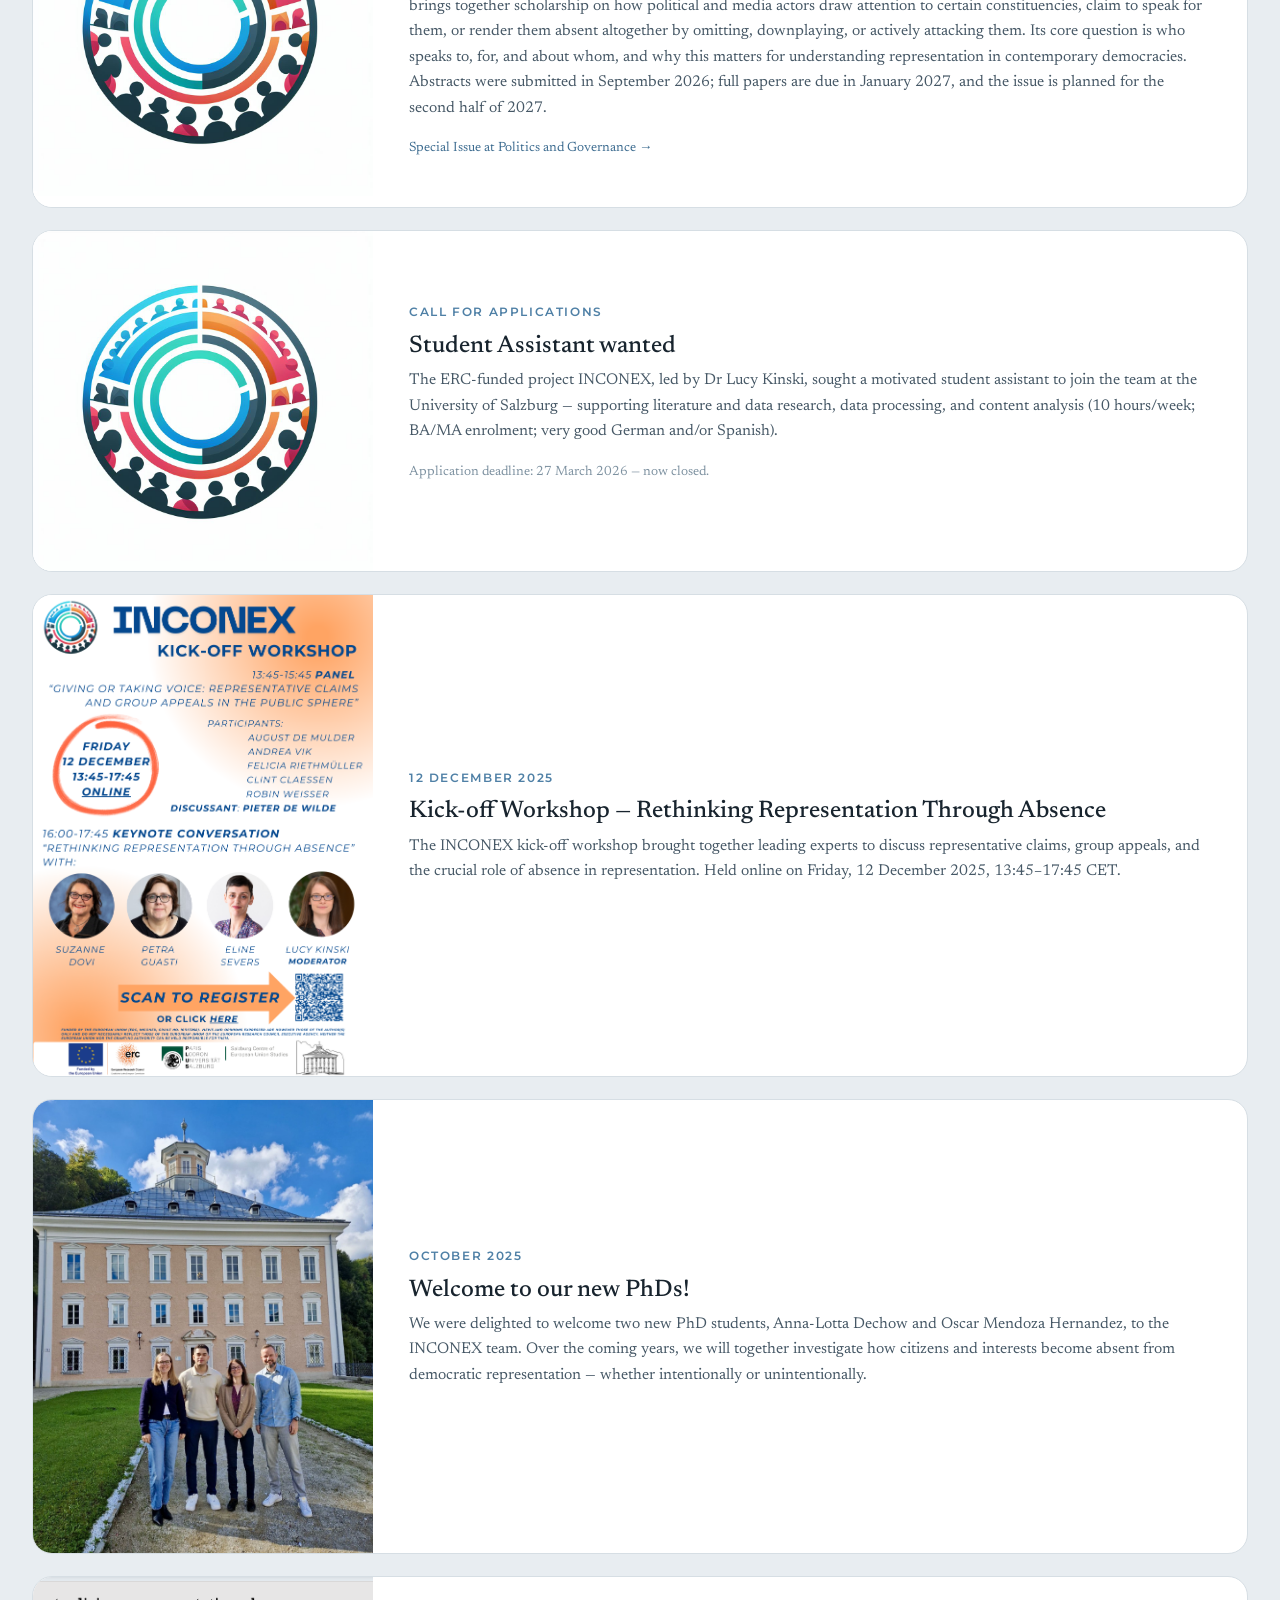
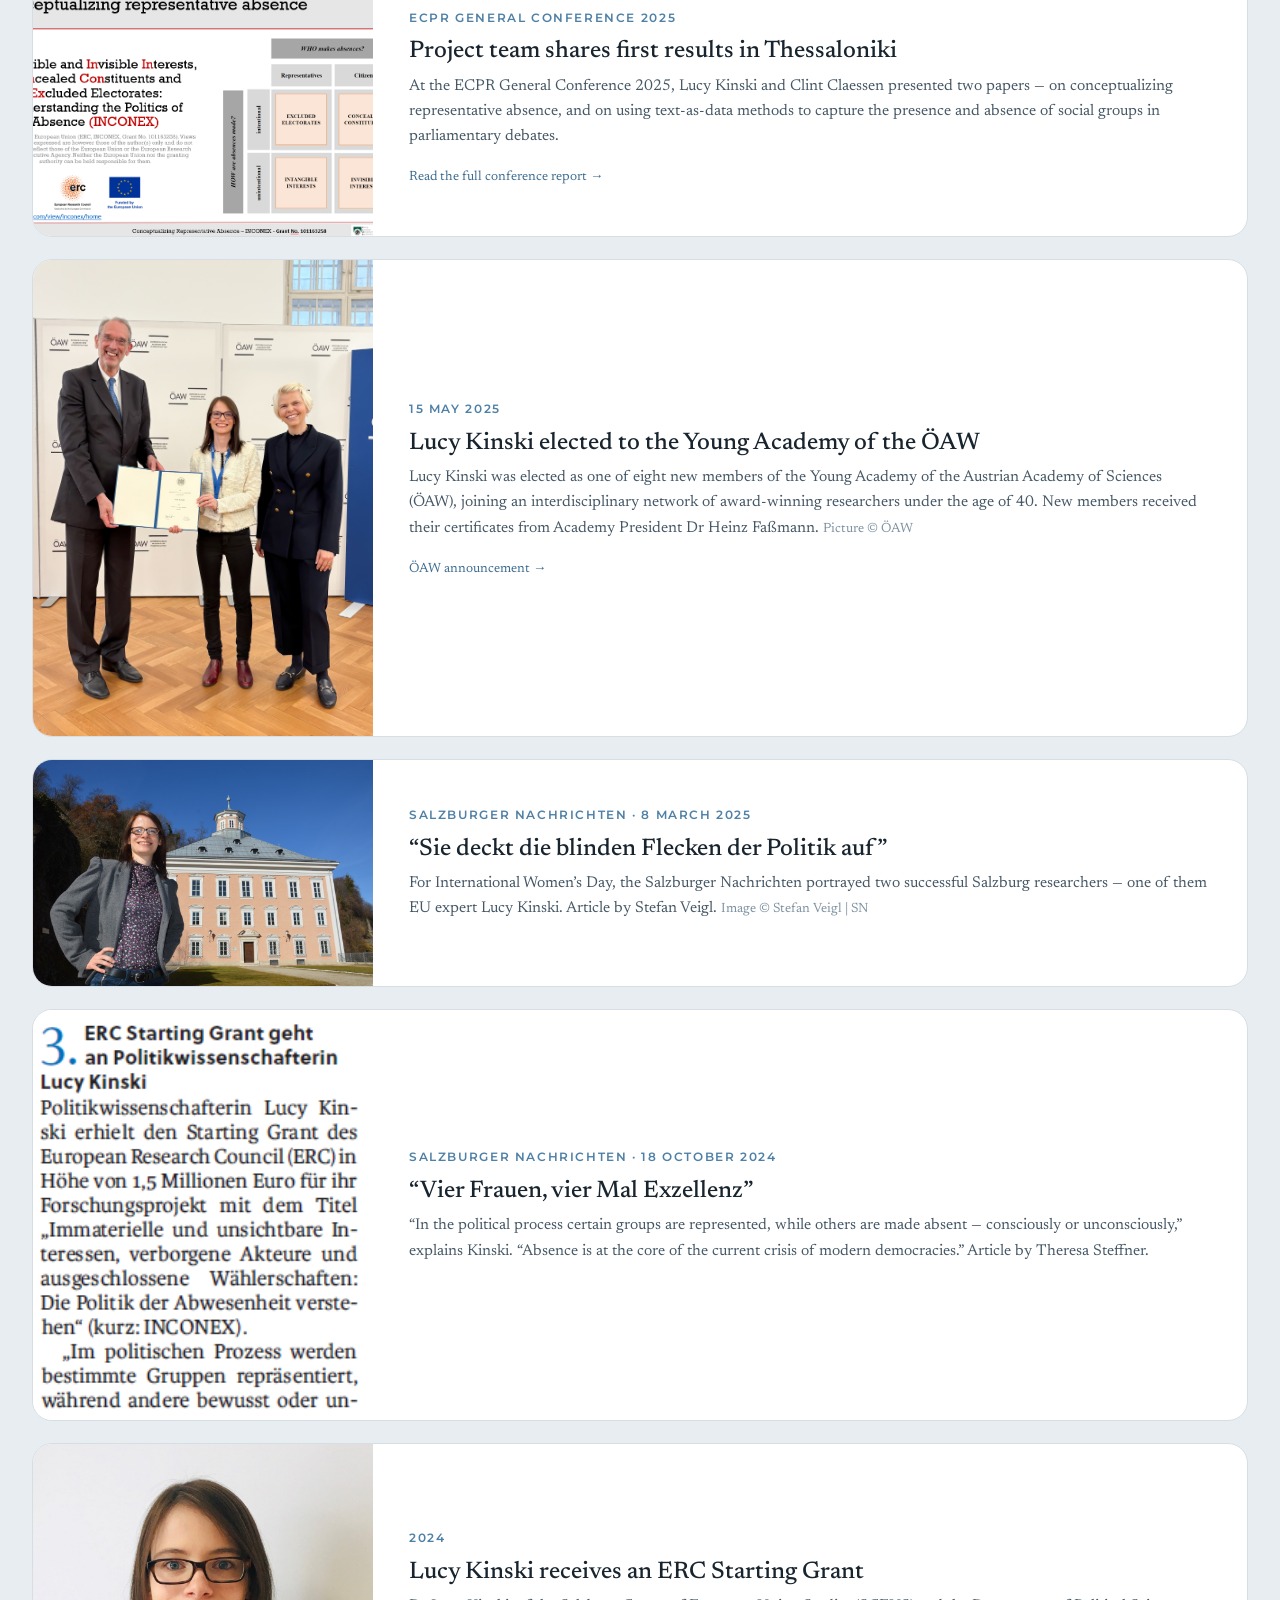
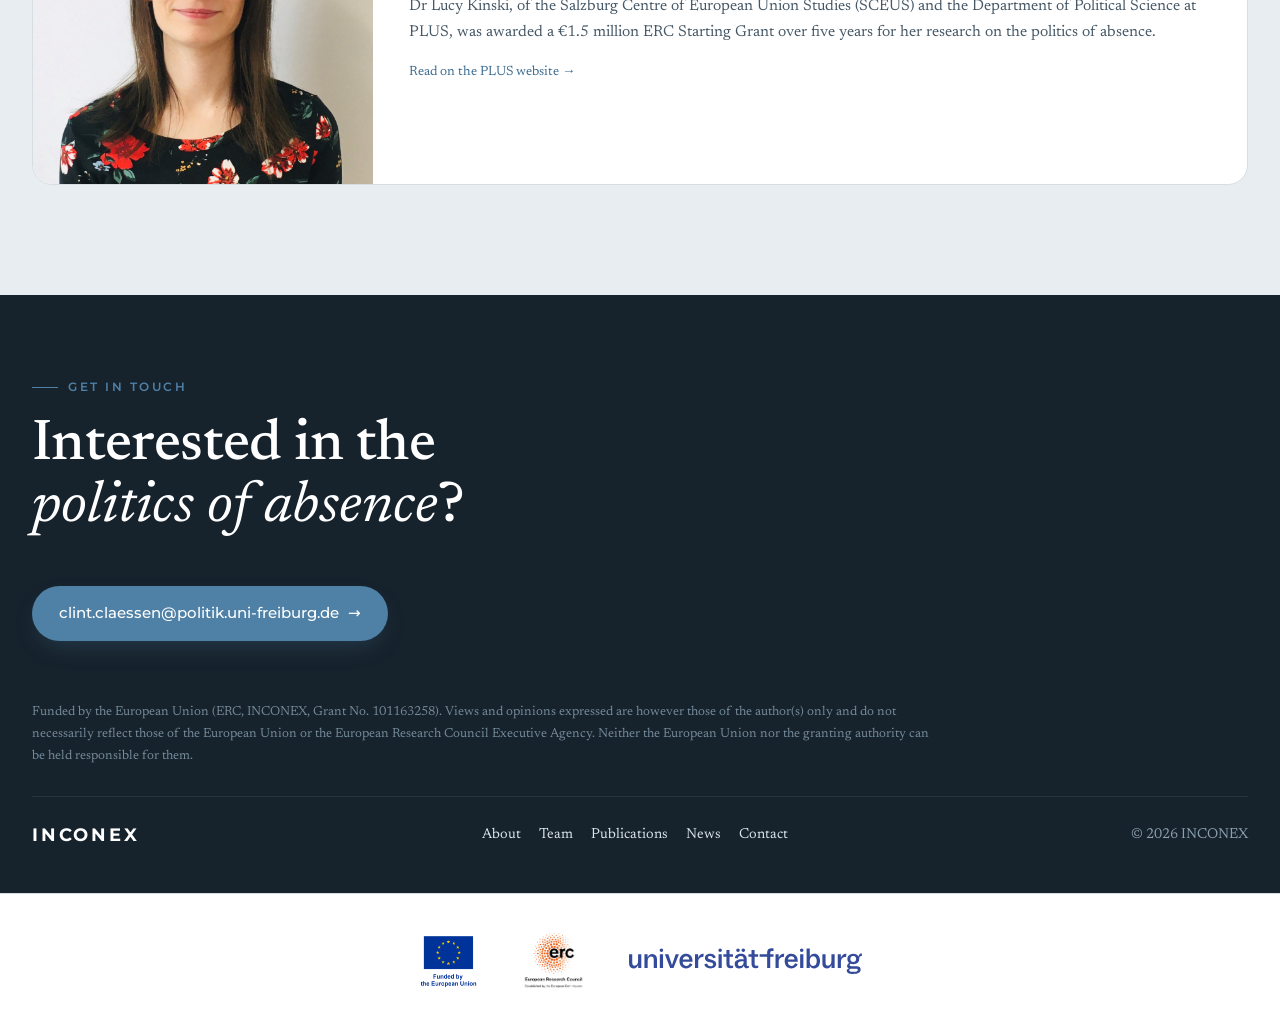
<file: news.html>
<!doctype html>
<html lang="en">
<head>
  <meta charset="utf-8" />
  <meta name="viewport" content="width=device-width, initial-scale=1" />
  <title>News — INCONEX</title>
  <meta name="description" content="News from the INCONEX project: workshops, conferences, new team members, awards and press coverage." />
  <link rel="icon" href="assets/logo.jpg" />
  <link rel="apple-touch-icon" href="assets/logo.jpg" />
  <meta name="theme-color" content="#16222c" />
  <link rel="stylesheet" href="styles.css" />
</head>
<body>
<div class="scroll-progress"></div>

<header class="topbar">
  <div class="bar-inner">
    <a class="brand" href="index.html">
      <img class="brand-logo" src="assets/logo.jpg" alt="INCONEX logo" />
      <span class="brand-name">INCONEX</span>
    </a>
    <input type="checkbox" id="navtoggle" class="nav-toggle" hidden>
    <label for="navtoggle" class="nav-burger" aria-label="Toggle navigation"><span></span></label>
    <nav class="nav">
      <a href="index.html">Home</a>
      <a href="about.html">About</a>
      <a href="team.html">Team</a>
      <a href="publications.html">Publications</a>
      <a href="data.html">Data</a>
      <a href="news.html" class="active">News</a>
      <a href="presentations.html">Presentations</a>
      <a href="contact.html">Contact</a>
    </nav>
  </div>
</header>

<main>

  <section class="page-hero">
    <div class="hero-bg" aria-hidden="true"><span class="blob b1"></span><span class="blob b2"></span><span class="blob b3"></span></div>
    <div class="container">
      <p class="eyebrow" data-reveal>Updates</p>
        <h1 data-reveal data-delay="1"><em>News</em></h1>
        <p class="lead" data-reveal data-delay="2">Workshops, conferences, new colleagues, awards and press coverage.</p>
    </div>
  </section>

  <section class="section">
    <div class="container">
      <div class="news-list">

        <article class="news-item" id="call-for-applications" data-reveal>
          <div class="thumb logo"><img src="assets/news/student-assistants-2026.jpg" alt="Call for applications: two student assistants" /></div>
          <div class="content">
            <div class="date">Call for applications</div>
            <h3>We are hiring: two student assistants</h3>
            <p>
              With the Professorship for Politics and Governance in the European Union up and running at the
              University of Freiburg, we are looking for two student assistants to join the team, available as
              soon as possible and based on-site in Freiburg. The first position supports the ERC project INCONEX
              (10 hours per week, potentially up to 20): data collection and processing, parliamentary text
              analysis and qualitative content analysis, ideally with strong German and/or Spanish language
              skills and an interest in computational text analysis. The second supports the professorship in
              research and teaching (10 hours per week): EU politics and governance, particularly political
              representation, as well as EU economic and climate governance and crisis communication, for
              students with experience in qualitative and/or quantitative empirical research. Both positions are
              open to BA and MA students. Applications, as a single PDF with a CV and a transcript of records, go by
              e-mail: for the INCONEX position with the headline “Application INCONEX student
              assistant” to <a href="mailto:clint.claessen@politik.uni-freiburg.de?subject=Application%20INCONEX%20student%20assistant">clint.claessen@politik.uni-freiburg.de</a>,
              for the professorship position with the headline “Application student assistant Politics and Governance
              in the European Union” to <a href="mailto:christian.schwaderer@politik.uni-freiburg.de?subject=Application%20student%20assistant%20Politics%20and%20Governance%20in%20the%20European%20Union">christian.schwaderer@politik.uni-freiburg.de</a>.
            </p>
            <p class="meta">Application deadline: 22 October 2026. Full details and how to apply: <a href="assets/docs/calls-student-assistants-2026.pdf" target="_blank" rel="noopener">both calls (PDF)</a> · <a href="https://uni-freiburg.de/en/job/00005228/" target="_blank" rel="noopener">INCONEX position</a> · <a href="https://uni-freiburg.de/en/job/00005226/" target="_blank" rel="noopener">professorship position</a></p>
          </div>
        </article>

        <article class="news-item" data-reveal>
          <div class="thumb"><img src="assets/news/freiburg-move.jpg" alt="The team of the Professorship for Politics and Governance in the European Union in Freiburg" /></div>
          <div class="content">
            <div class="date">1 October 2026</div>
            <h3>The INCONEX project has moved!</h3>
            <p>
              Since 1 October 2026, INCONEX is based at the University of Freiburg, where the Professorship for
              Politics and Governance in the European Union, held by Prof. Dr. Lucy Kinski, has officially started
              at the Seminar für Wissenschaftliche Politik. The offices at Belfortstraße 20 are freshly renovated
              and equipped, the team has arrived, and we cannot wait for everything that lies ahead.
            </p>
            <p class="meta">We are not quite complete yet: two student assistants are being hired, one for the professorship and one for INCONEX. See the call for applications above.</p>
          </div>
        </article>

        <article class="news-item" data-reveal>
          <div class="thumb logo"><img src="assets/news/special-issue.jpg" alt="Special Issue: Giving or Taking Voice" /></div>
          <div class="content">
            <div class="date">Special Issue · Politics and Governance</div>
            <h3>Giving or Taking Voice</h3>
            <p>
              Lucy Kinski and Clint Claessen are guest editing a Special Issue of the open-access journal
              <em>Politics and Governance</em> (Cogitatio Press): “Giving or Taking Voice: Representative Claims
              and Group Appeals in the Public Sphere”. The issue brings together scholarship on how political
              and media actors draw attention to certain constituencies, claim to speak for them, or render
              them absent altogether by omitting, downplaying, or actively attacking them. Its core question is
              who speaks to, for, and about whom, and why this matters for understanding representation in
              contemporary democracies. Abstracts were submitted in September 2026; full papers are due in
              January 2027, and the issue is planned for the second half of 2027.
            </p>
            <p class="meta"><a href="https://www.cogitatiopress.com/politicsandgovernance/issue/futureissues#i574" target="_blank" rel="noopener">Special Issue at Politics and Governance →</a></p>
          </div>
        </article>

        <article class="news-item" data-reveal>
          <div class="thumb logo"><img src="assets/news/student-assistant.jpg" alt="Call for student assistant applications" /></div>
          <div class="content">
            <div class="date">Call for applications</div>
            <h3>Student Assistant wanted</h3>
            <p>
              The ERC-funded project INCONEX, led by Dr Lucy Kinski, sought a motivated student assistant to
              join the team at the University of Salzburg — supporting literature and data research, data
              processing, and content analysis (10 hours/week; BA/MA enrolment; very good German and/or Spanish).
            </p>
            <p class="meta">Application deadline: 27 March 2026 — now closed.</p>
          </div>
        </article>

        <article class="news-item" data-reveal>
          <div class="thumb"><img src="assets/news/kickoff.jpg" alt="INCONEX kick-off workshop" /></div>
          <div class="content">
            <div class="date">12 December 2025</div>
            <h3>Kick-off Workshop — Rethinking Representation Through Absence</h3>
            <p>
              The INCONEX kick-off workshop brought together leading experts to discuss representative claims,
              group appeals, and the crucial role of absence in representation. Held online on Friday, 12
              December 2025, 13:45–17:45 CET.
            </p>
          </div>
        </article>

        <article class="news-item" data-reveal>
          <div class="thumb"><img src="assets/news/new-phds.jpg" alt="New PhD researchers join INCONEX" /></div>
          <div class="content">
            <div class="date">October 2025</div>
            <h3>Welcome to our new PhDs!</h3>
            <p>
              We were delighted to welcome two new PhD students, Anna-Lotta Dechow and Oscar Mendoza Hernandez,
              to the INCONEX team. Over the coming years, we will together investigate how citizens and interests
              become absent from democratic representation — whether intentionally or unintentionally.
            </p>
          </div>
        </article>

        <article class="news-item" data-reveal>
          <div class="thumb"><img src="assets/news/ecpr.jpg" alt="ECPR General Conference 2025" /></div>
          <div class="content">
            <div class="date">ECPR General Conference 2025</div>
            <h3>Project team shares first results in Thessaloniki</h3>
            <p>
              At the ECPR General Conference 2025, Lucy Kinski and Clint Claessen presented two papers — on
              conceptualizing representative absence, and on using text-as-data methods to capture the presence
              and absence of social groups in parliamentary debates.
            </p>
            <p class="meta"><a href="presentations.html">Read the full conference report →</a></p>
          </div>
        </article>

        <article class="news-item" data-reveal>
          <div class="thumb"><img src="assets/news/oeaw.jpg" alt="Young Academy of the Austrian Academy of Sciences" /></div>
          <div class="content">
            <div class="date">15 May 2025</div>
            <h3>Lucy Kinski elected to the Young Academy of the ÖAW</h3>
            <p>
              Lucy Kinski was elected as one of eight new members of the Young Academy of the Austrian Academy
              of Sciences (ÖAW), joining an interdisciplinary network of award-winning researchers under the age
              of 40. New members received their certificates from Academy President Dr Heinz Faßmann.
              <span class="meta">Picture © ÖAW</span>
            </p>
            <p class="meta"><a href="https://www.oeaw.ac.at/detail/news/junge-akademie-der-oeaw-nimmt-acht-neue-mitglieder-auf" target="_blank" rel="noopener">ÖAW announcement →</a></p>
          </div>
        </article>

        <article class="news-item" data-reveal>
          <div class="thumb"><img src="assets/news/sn-veigl.jpg" alt="Salzburger Nachrichten coverage" /></div>
          <div class="content">
            <div class="date">Salzburger Nachrichten · 8 March 2025</div>
            <h3>“Sie deckt die blinden Flecken der Politik auf”</h3>
            <p>
              For International Women’s Day, the Salzburger Nachrichten portrayed two successful Salzburg
              researchers — one of them EU expert Lucy Kinski. Article by Stefan Veigl.
              <span class="meta">Image © Stefan Veigl | SN</span>
            </p>
          </div>
        </article>

        <article class="news-item" data-reveal>
          <div class="thumb"><img src="assets/news/sn-vierfrauen.jpg" alt="Salzburger Nachrichten — Vier Frauen, vier Mal Exzellenz" /></div>
          <div class="content">
            <div class="date">Salzburger Nachrichten · 18 October 2024</div>
            <h3>“Vier Frauen, vier Mal Exzellenz”</h3>
            <p>
              “In the political process certain groups are represented, while others are made absent — consciously
              or unconsciously,” explains Kinski. “Absence is at the core of the current crisis of modern
              democracies.” Article by Theresa Steffner.
            </p>
          </div>
        </article>

        <article class="news-item" data-reveal>
          <div class="thumb"><img src="assets/news/erc-grant.jpg" alt="ERC Starting Grant awarded" /></div>
          <div class="content">
            <div class="date">2024</div>
            <h3>Lucy Kinski receives an ERC Starting Grant</h3>
            <p>
              Dr Lucy Kinski, of the Salzburg Centre of European Union Studies (SCEUS) and the Department of
              Political Science at PLUS, was awarded a €1.5 million ERC Starting Grant over five years for her
              research on the politics of absence.
            </p>
            <p class="meta"><a href="https://www.plus.ac.at/news/lucy-kinski-erhaelt-erc-starting-grant-fuer-spitzenforschung-zur-politik-der-abwesenheit/" target="_blank" rel="noopener">Read on the PLUS website →</a></p>
          </div>
        </article>

      </div>
    </div>
  </section>

</main>

<footer>
  <div class="foot-cta" data-reveal>
    <p class="eyebrow">Get in touch</p>
    <h2>Interested in the <em>politics of absence</em>?</h2>
    <a class="btn btn-primary" href="mailto:clint.claessen@politik.uni-freiburg.de">clint.claessen@politik.uni-freiburg.de <span class="arrow">&rarr;</span></a>
  </div>
  <div class="foot-main">
    <p class="foot-disclaimer">
      Funded by the European Union (ERC, INCONEX, Grant No. 101163258). Views and opinions expressed are
      however those of the author(s) only and do not necessarily reflect those of the European Union or the
      European Research Council Executive Agency. Neither the European Union nor the granting authority can be
      held responsible for them.
    </p>
    <div class="foot-bar">
      <span class="brand-name">INCONEX</span>
      <div class="foot-links">
        <a href="about.html">About</a><a href="team.html">Team</a><a href="publications.html">Publications</a>
        <a href="news.html">News</a><a href="contact.html">Contact</a>
      </div>
      <div>&copy; <span id="yr"></span> INCONEX</div>
    </div>
  </div>
  <div class="foot-funders">
    <div class="row">
      <img src="assets/funder-eu.jpg" alt="Funded by the European Union" />
      <img src="assets/funder-erc.jpg" alt="European Research Council" />
      <img src="assets/funder-freiburg.svg" alt="University of Freiburg" />
    </div>
  </div>
</footer>

<script src="app.js"></script>
</body>
</html>
</file>
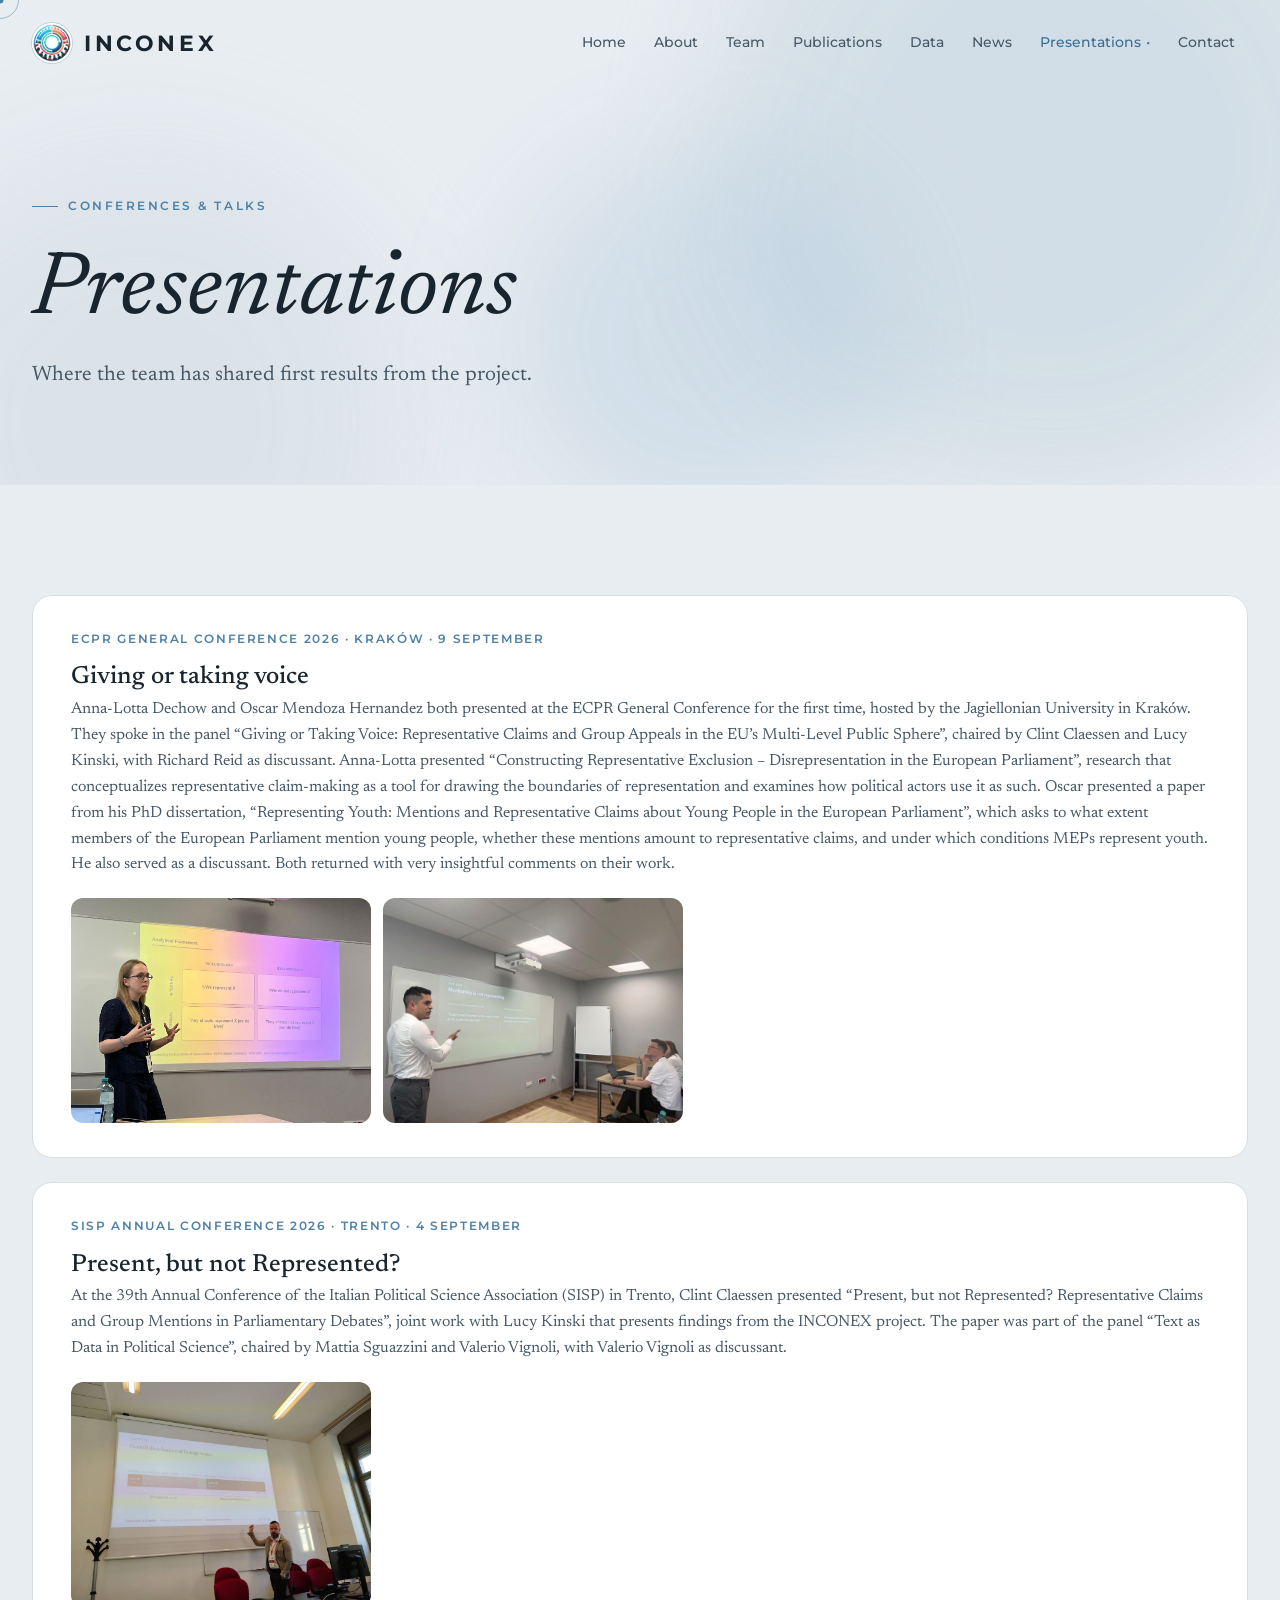
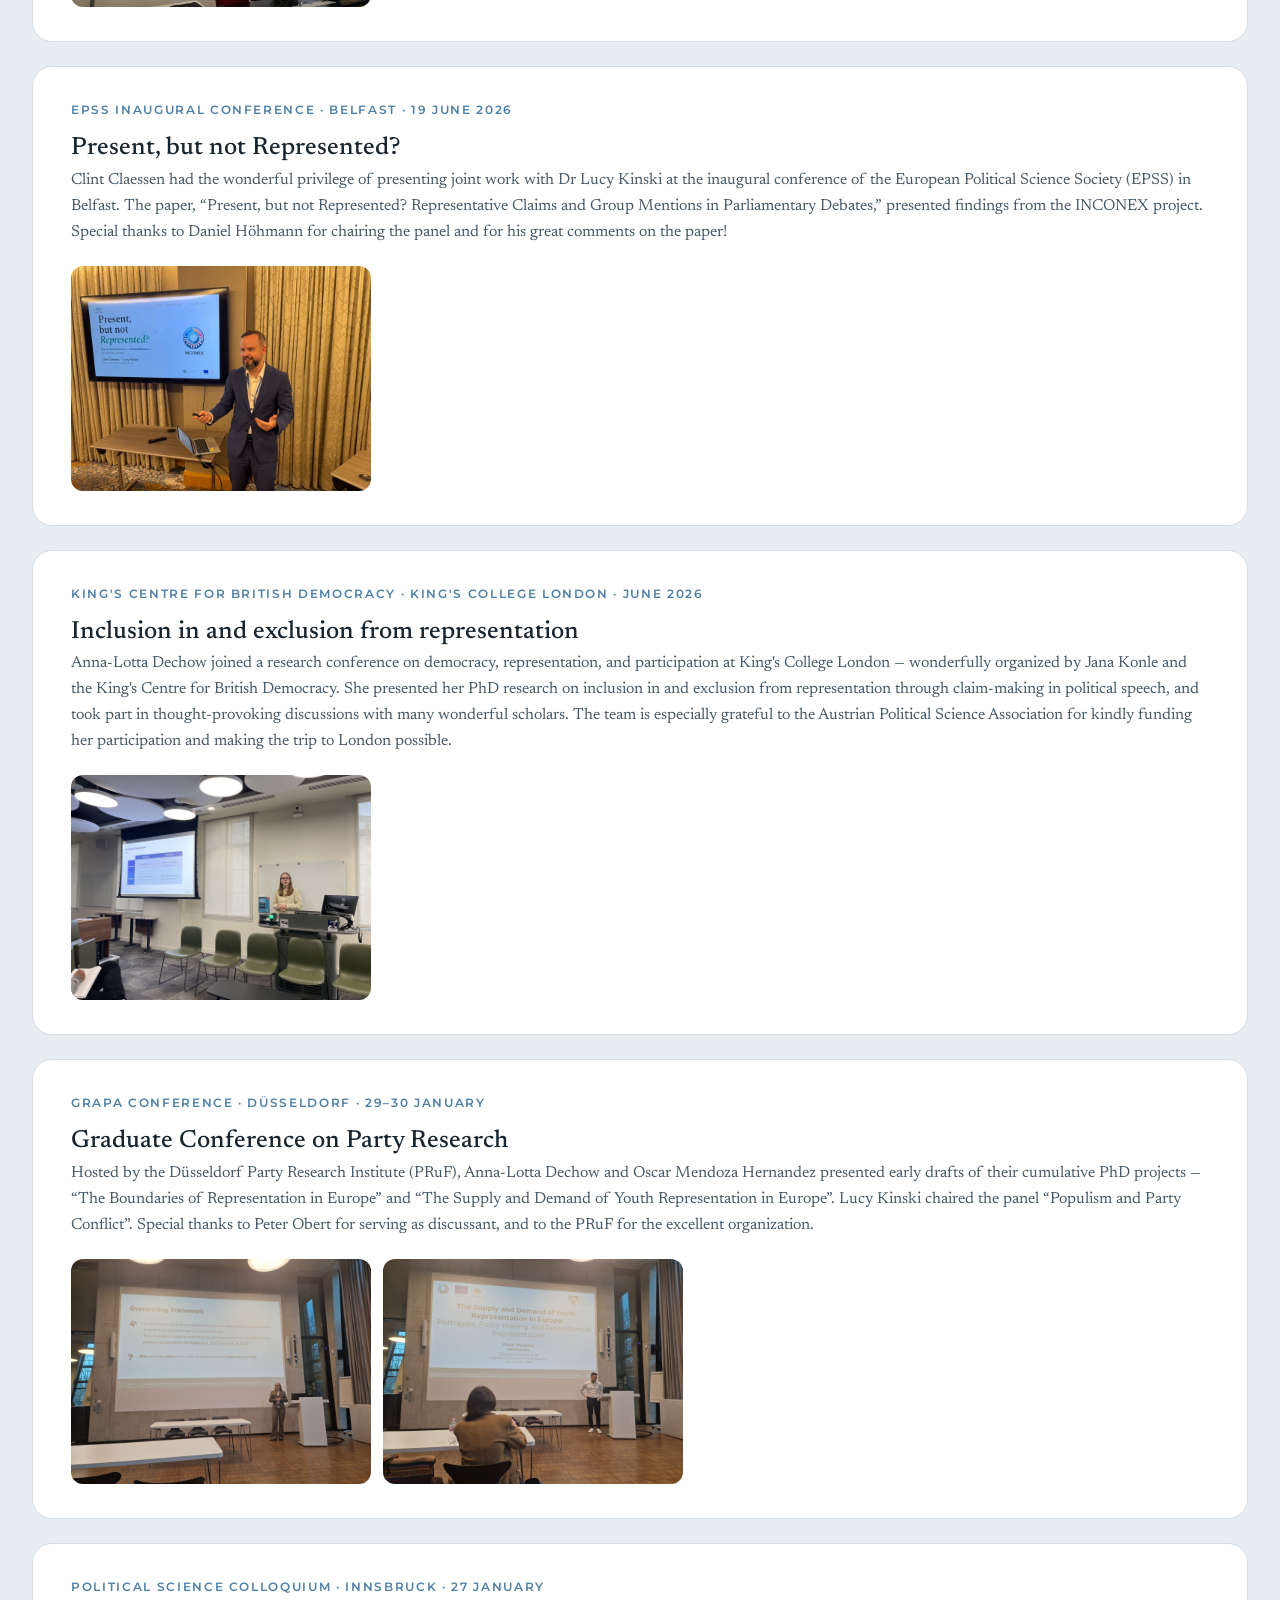
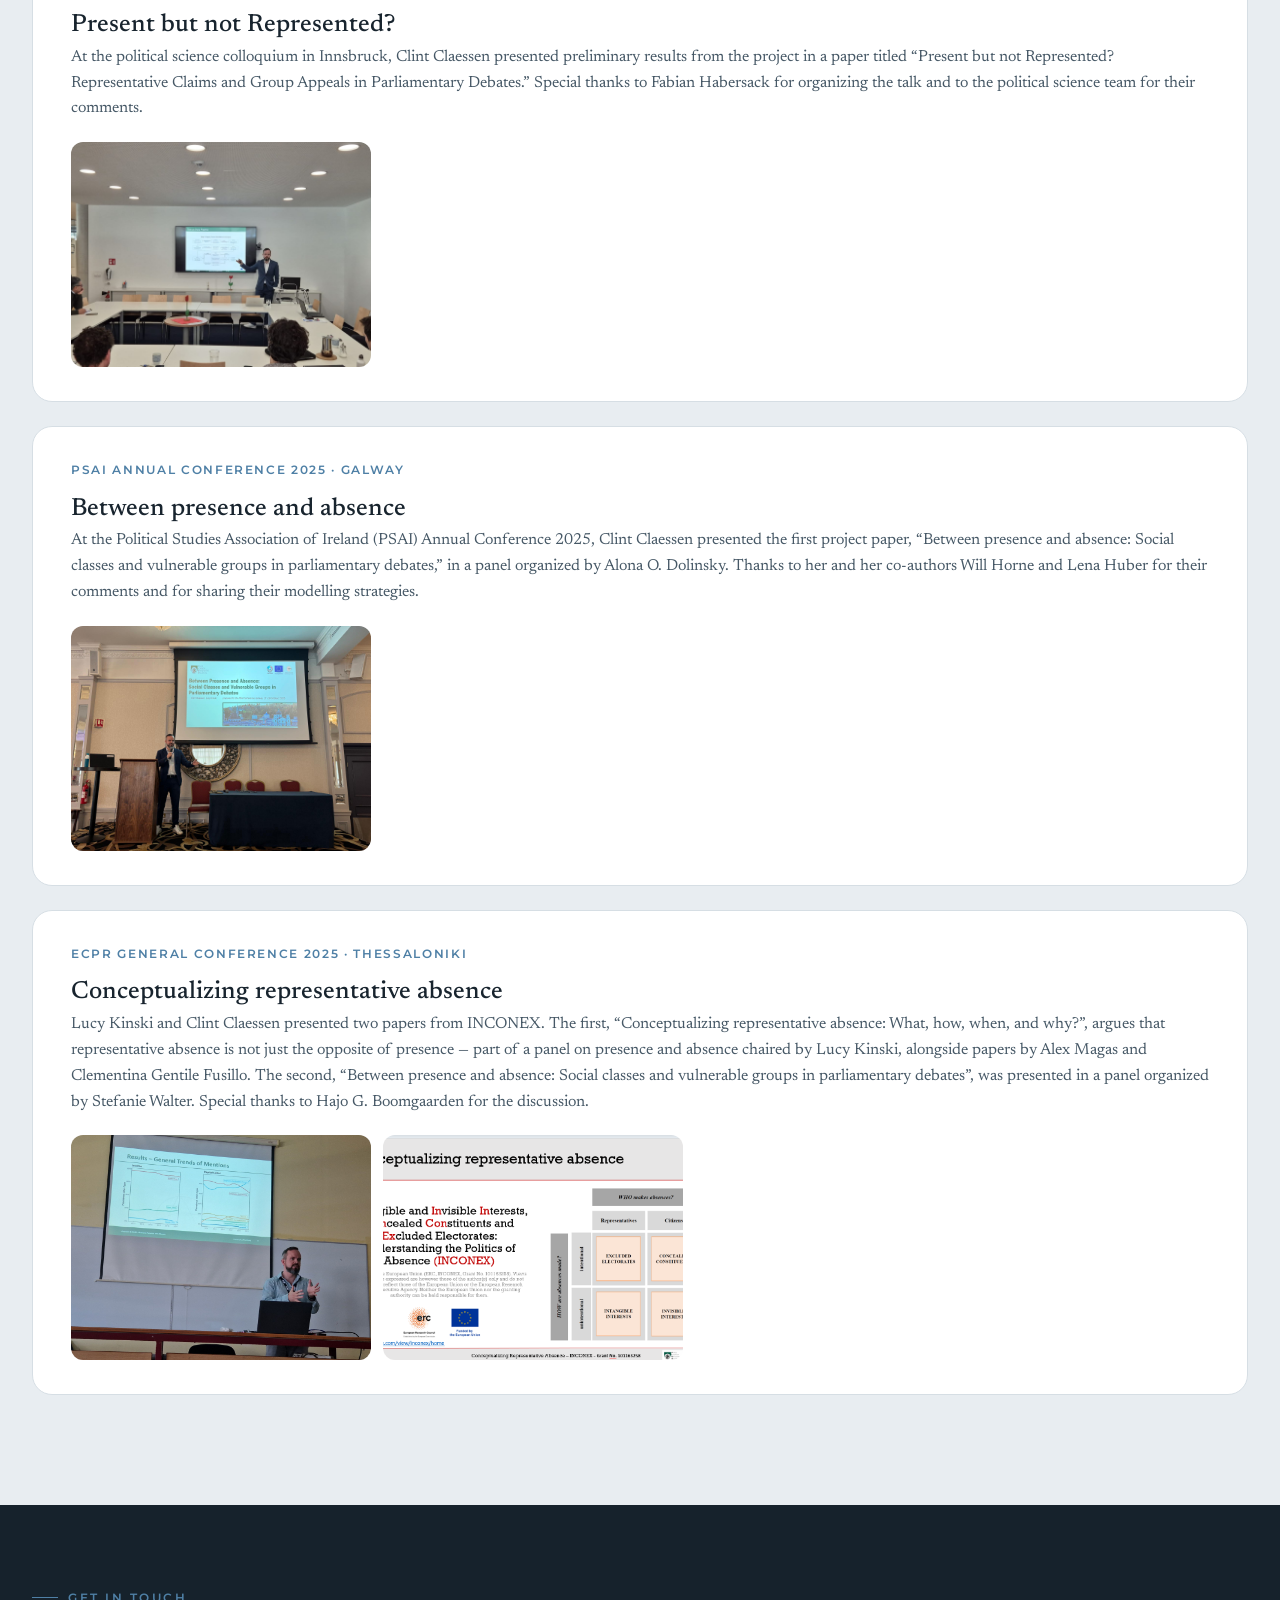
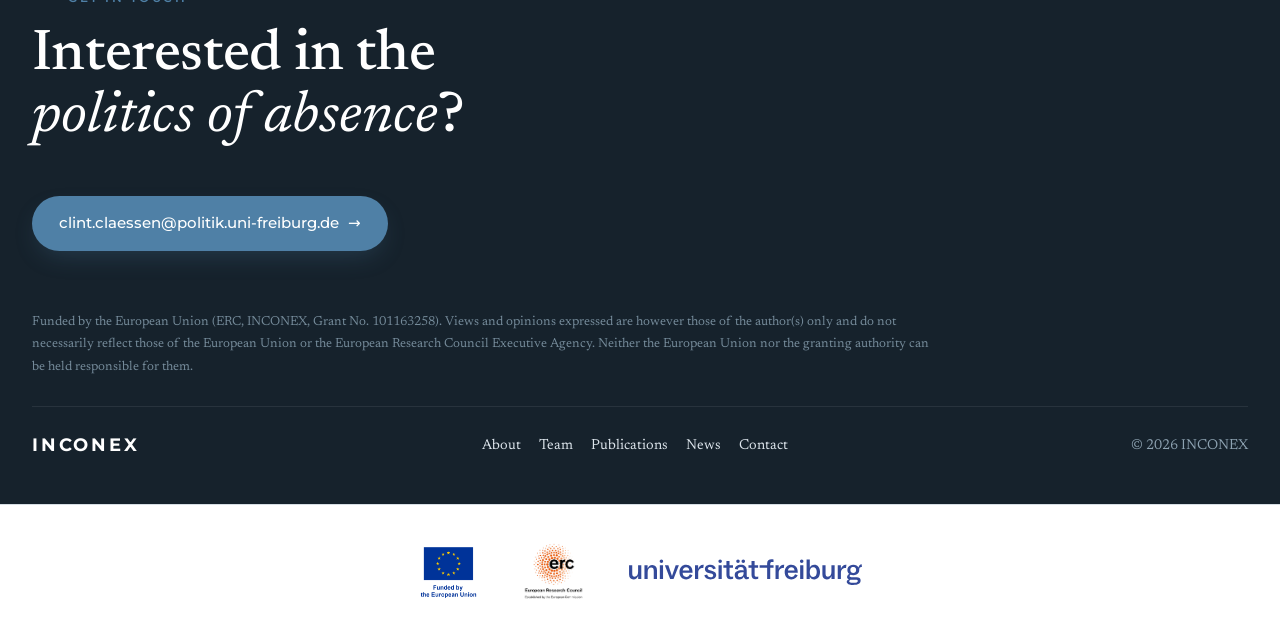
<file: presentations.html>
<!doctype html>
<html lang="en">
<head>
  <meta charset="utf-8" />
  <meta name="viewport" content="width=device-width, initial-scale=1" />
  <title>Presentations — INCONEX</title>
  <meta name="description" content="Conference presentations from the INCONEX project: GraPa Düsseldorf, Political Science Colloquium Innsbruck, PSAI Galway, and the ECPR General Conference 2025 in Thessaloniki." />
  <link rel="icon" href="assets/logo.jpg" />
  <link rel="apple-touch-icon" href="assets/logo.jpg" />
  <meta name="theme-color" content="#16222c" />
  <link rel="stylesheet" href="styles.css" />
</head>
<body>
<div class="scroll-progress"></div>

<header class="topbar">
  <div class="bar-inner">
    <a class="brand" href="index.html">
      <img class="brand-logo" src="assets/logo.jpg" alt="INCONEX logo" />
      <span class="brand-name">INCONEX</span>
    </a>
    <input type="checkbox" id="navtoggle" class="nav-toggle" hidden>
    <label for="navtoggle" class="nav-burger" aria-label="Toggle navigation"><span></span></label>
    <nav class="nav">
      <a href="index.html">Home</a>
      <a href="about.html">About</a>
      <a href="team.html">Team</a>
      <a href="publications.html">Publications</a>
      <a href="data.html">Data</a>
      <a href="news.html">News</a>
      <a href="presentations.html" class="active">Presentations</a>
      <a href="contact.html">Contact</a>
    </nav>
  </div>
</header>

<main>

  <section class="page-hero">
    <div class="hero-bg" aria-hidden="true"><span class="blob b1"></span><span class="blob b2"></span><span class="blob b3"></span></div>
    <div class="container">
      <p class="eyebrow" data-reveal>Conferences &amp; talks</p>
        <h1 data-reveal data-delay="1"><em>Presentations</em></h1>
        <p class="lead" data-reveal data-delay="2">Where the team has shared first results from the project.</p>
    </div>
  </section>

  <section class="section">
    <div class="container">
      <div class="press-list">

        <article class="press-item" data-reveal>
          <div class="where">ECPR General Conference 2026 · Kraków · 9 September</div>
          <h3>Giving or taking voice</h3>
          <p>
            Anna-Lotta Dechow and Oscar Mendoza Hernandez both presented at the ECPR General Conference for the
            first time, hosted by the Jagiellonian University in Kraków. They spoke in the panel “Giving or
            Taking Voice: Representative Claims and Group Appeals in the EU’s Multi-Level Public Sphere”,
            chaired by Clint Claessen and Lucy Kinski, with Richard Reid as discussant. Anna-Lotta presented
            “Constructing Representative Exclusion – Disrepresentation in the European Parliament”, research
            that conceptualizes representative claim-making as a tool for drawing the boundaries of
            representation and examines how political actors use it as such. Oscar presented a paper from his
            PhD dissertation, “Representing Youth: Mentions and Representative Claims about Young People in
            the European Parliament”, which asks to what extent members of the European Parliament mention
            young people, whether these mentions amount to representative claims, and under which conditions
            MEPs represent youth. He also served as a discussant. Both returned with very insightful comments
            on their work.
          </p>
          <div class="press-gallery">
            <img src="assets/press/krakow-1.jpg" alt="Anna-Lotta Dechow presenting at the ECPR General Conference 2026 in Kraków" />
            <img src="assets/press/krakow-2.jpg" alt="Oscar Mendoza Hernandez presenting at the ECPR General Conference 2026 in Kraków" />
          </div>
        </article>

        <article class="press-item" data-reveal>
          <div class="where">SISP Annual Conference 2026 · Trento · 4 September</div>
          <h3>Present, but not Represented?</h3>
          <p>
            At the 39th Annual Conference of the Italian Political Science Association (SISP) in Trento, Clint
            Claessen presented “Present, but not Represented? Representative Claims and Group Mentions in
            Parliamentary Debates”, joint work with Lucy Kinski that presents findings from the INCONEX project. The
            paper was part of the panel “Text as Data in Political Science”, chaired by Mattia Sguazzini and
            Valerio Vignoli, with Valerio Vignoli as discussant.
          </p>
          <div class="press-gallery">
            <img src="assets/press/trento.jpg" alt="Clint Claessen presenting at the SISP Annual Conference 2026 in Trento" />
          </div>
        </article>

        <article class="press-item" data-reveal>
          <div class="where">EPSS Inaugural Conference · Belfast · 19 June 2026</div>
          <h3>Present, but not Represented?</h3>
          <p>
            Clint Claessen had the wonderful privilege of presenting joint work with Dr Lucy Kinski at the
            inaugural conference of the European Political Science Society (EPSS) in Belfast. The paper,
            “Present, but not Represented? Representative Claims and Group Mentions in Parliamentary Debates,”
            presented findings from the INCONEX project. Special thanks to Daniel Höhmann for chairing the
            panel and for his great comments on the paper!
          </p>
          <div class="press-gallery">
            <img src="assets/press/epss-belfast.jpg" alt="Clint Claessen presenting at the EPSS Inaugural Conference in Belfast" />
          </div>
        </article>

        <article class="press-item" data-reveal>
          <div class="where">King's Centre for British Democracy · King's College London · June 2026</div>
          <h3>Inclusion in and exclusion from representation</h3>
          <p>
            Anna-Lotta Dechow joined a research conference on democracy, representation, and participation at
            King's College London — wonderfully organized by Jana Konle and the King's Centre for British
            Democracy. She presented her PhD research on inclusion in and exclusion from representation through
            claim-making in political speech, and took part in thought-provoking discussions with many wonderful
            scholars. The team is especially grateful to the Austrian Political Science Association for kindly
            funding her participation and making the trip to London possible.
          </p>
          <div class="press-gallery">
            <img src="assets/press/kcl-london.jpg" alt="Anna-Lotta Dechow presenting at King's College London" />
          </div>
        </article>

        <article class="press-item" data-reveal>
          <div class="where">GraPa Conference · Düsseldorf · 29–30 January</div>
          <h3>Graduate Conference on Party Research</h3>
          <p>
            Hosted by the Düsseldorf Party Research Institute (PRuF), Anna-Lotta Dechow and Oscar Mendoza
            Hernandez presented early drafts of their cumulative PhD projects — “The Boundaries of Representation
            in Europe” and “The Supply and Demand of Youth Representation in Europe”. Lucy Kinski chaired the
            panel “Populism and Party Conflict”. Special thanks to Peter Obert for serving as discussant, and to
            the PRuF for the excellent organization.
          </p>
          <div class="press-gallery">
            <img src="assets/press/grapa-1.jpg" alt="GraPa Conference Düsseldorf" />
            <img src="assets/press/grapa-2.jpg" alt="GraPa Conference Düsseldorf" />
          </div>
        </article>

        <article class="press-item" data-reveal>
          <div class="where">Political Science Colloquium · Innsbruck · 27 January</div>
          <h3>Present but not Represented?</h3>
          <p>
            At the political science colloquium in Innsbruck, Clint Claessen presented preliminary results from
            the project in a paper titled “Present but not Represented? Representative Claims and Group Appeals in
            Parliamentary Debates.” Special thanks to Fabian Habersack for organizing the talk and to the
            political science team for their comments.
          </p>
          <div class="press-gallery">
            <img src="assets/press/innsbruck.jpg" alt="Political Science Colloquium Innsbruck" />
          </div>
        </article>

        <article class="press-item" data-reveal>
          <div class="where">PSAI Annual Conference 2025 · Galway</div>
          <h3>Between presence and absence</h3>
          <p>
            At the Political Studies Association of Ireland (PSAI) Annual Conference 2025, Clint Claessen
            presented the first project paper, “Between presence and absence: Social classes and vulnerable
            groups in parliamentary debates,” in a panel organized by Alona O. Dolinsky. Thanks to her and her
            co-authors Will Horne and Lena Huber for their comments and for sharing their modelling strategies.
          </p>
          <div class="press-gallery">
            <img src="assets/press/galway.jpg" alt="PSAI Conference 2025 Galway" />
          </div>
        </article>

        <article class="press-item" id="ecpr" data-reveal>
          <div class="where">ECPR General Conference 2025 · Thessaloniki</div>
          <h3>Conceptualizing representative absence</h3>
          <p>
            Lucy Kinski and Clint Claessen presented two papers from INCONEX. The first, “Conceptualizing
            representative absence: What, how, when, and why?”, argues that representative absence is not just the
            opposite of presence — part of a panel on presence and absence chaired by Lucy Kinski, alongside
            papers by Alex Magas and Clementina Gentile Fusillo. The second, “Between presence and absence:
            Social classes and vulnerable groups in parliamentary debates”, was presented in a panel organized by
            Stefanie Walter. Special thanks to Hajo G. Boomgaarden for the discussion.
          </p>
          <div class="press-gallery">
            <img src="assets/press/ecpr-1.jpg" alt="ECPR General Conference 2025 Thessaloniki" />
            <img src="assets/press/ecpr-2.jpg" alt="ECPR General Conference 2025 Thessaloniki" />
          </div>
        </article>

      </div>
    </div>
  </section>

</main>

<footer>
  <div class="foot-cta" data-reveal>
    <p class="eyebrow">Get in touch</p>
    <h2>Interested in the <em>politics of absence</em>?</h2>
    <a class="btn btn-primary" href="mailto:clint.claessen@politik.uni-freiburg.de">clint.claessen@politik.uni-freiburg.de <span class="arrow">&rarr;</span></a>
  </div>
  <div class="foot-main">
    <p class="foot-disclaimer">
      Funded by the European Union (ERC, INCONEX, Grant No. 101163258). Views and opinions expressed are
      however those of the author(s) only and do not necessarily reflect those of the European Union or the
      European Research Council Executive Agency. Neither the European Union nor the granting authority can be
      held responsible for them.
    </p>
    <div class="foot-bar">
      <span class="brand-name">INCONEX</span>
      <div class="foot-links">
        <a href="about.html">About</a><a href="team.html">Team</a><a href="publications.html">Publications</a>
        <a href="news.html">News</a><a href="contact.html">Contact</a>
      </div>
      <div>&copy; <span id="yr"></span> INCONEX</div>
    </div>
  </div>
  <div class="foot-funders">
    <div class="row">
      <img src="assets/funder-eu.jpg" alt="Funded by the European Union" />
      <img src="assets/funder-erc.jpg" alt="European Research Council" />
      <img src="assets/funder-freiburg.svg" alt="University of Freiburg" />
    </div>
  </div>
</footer>

<script src="app.js"></script>
</body>
</html>
</file>
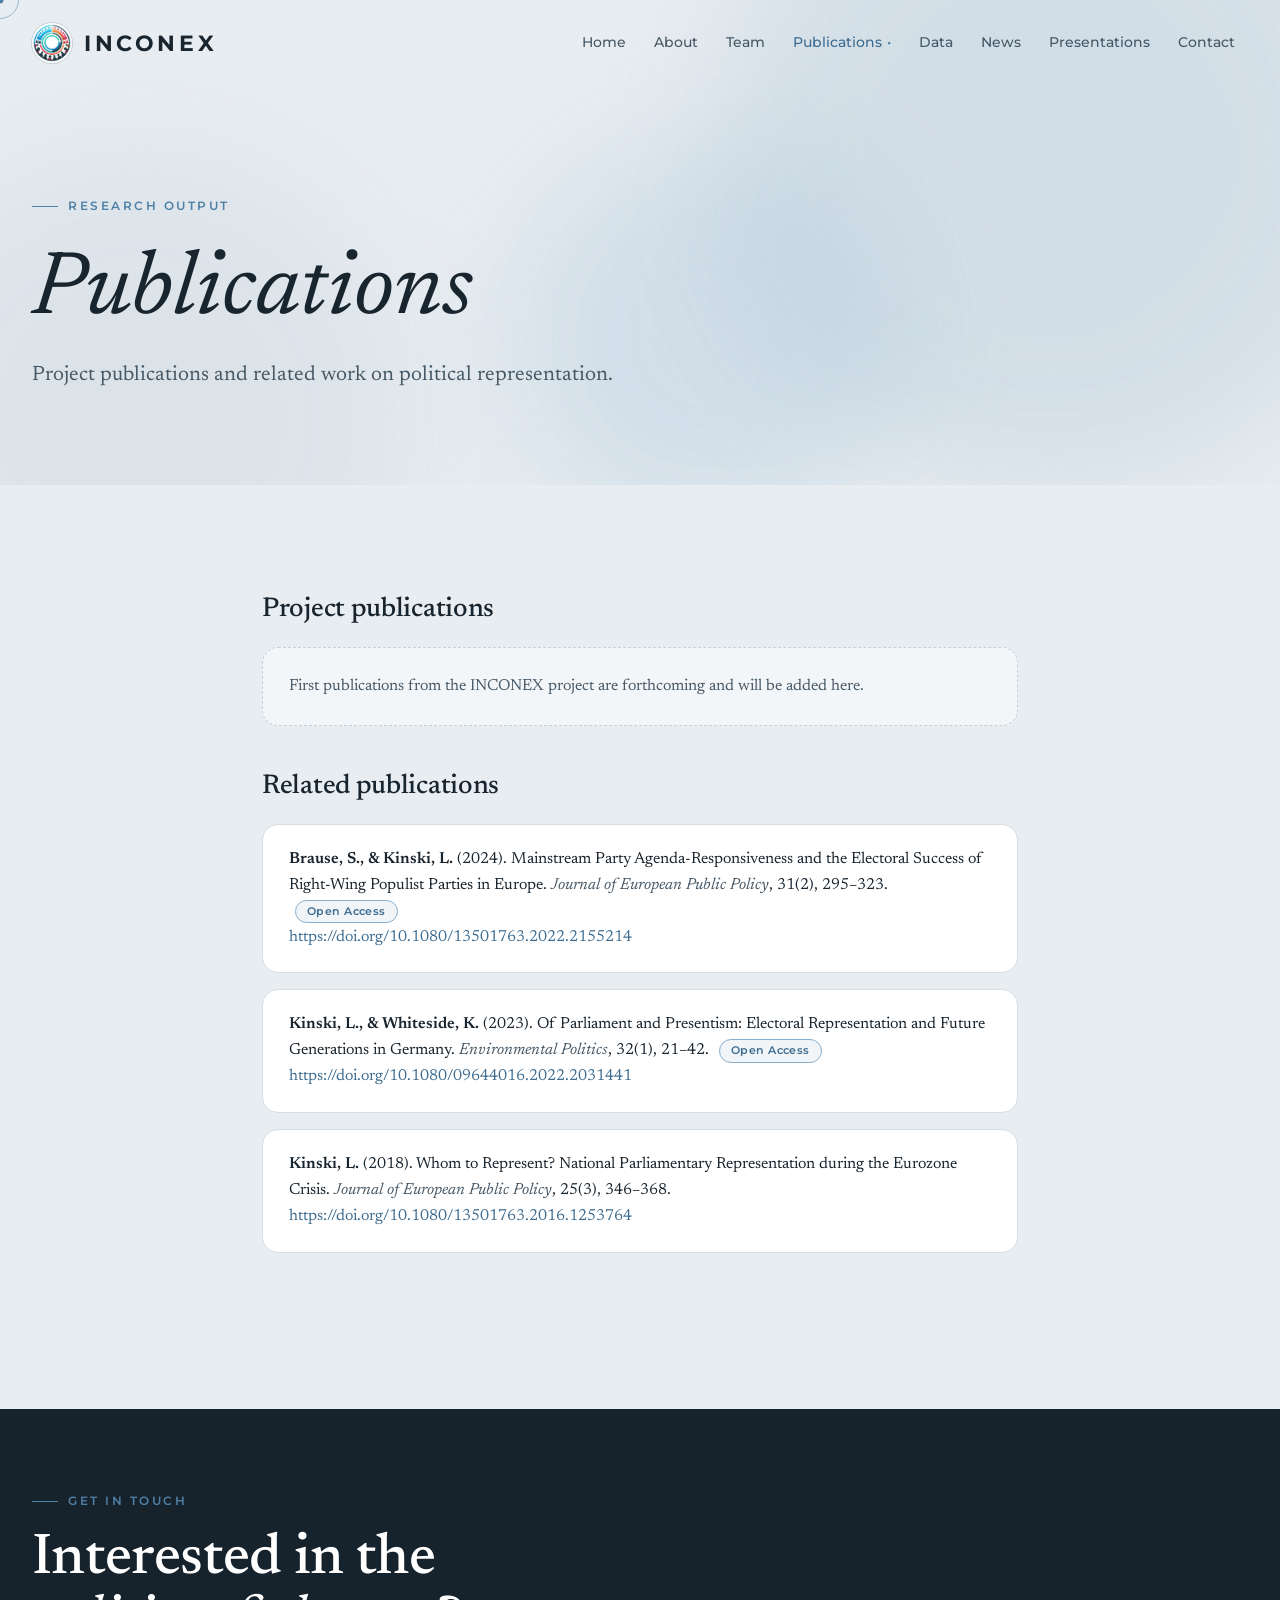
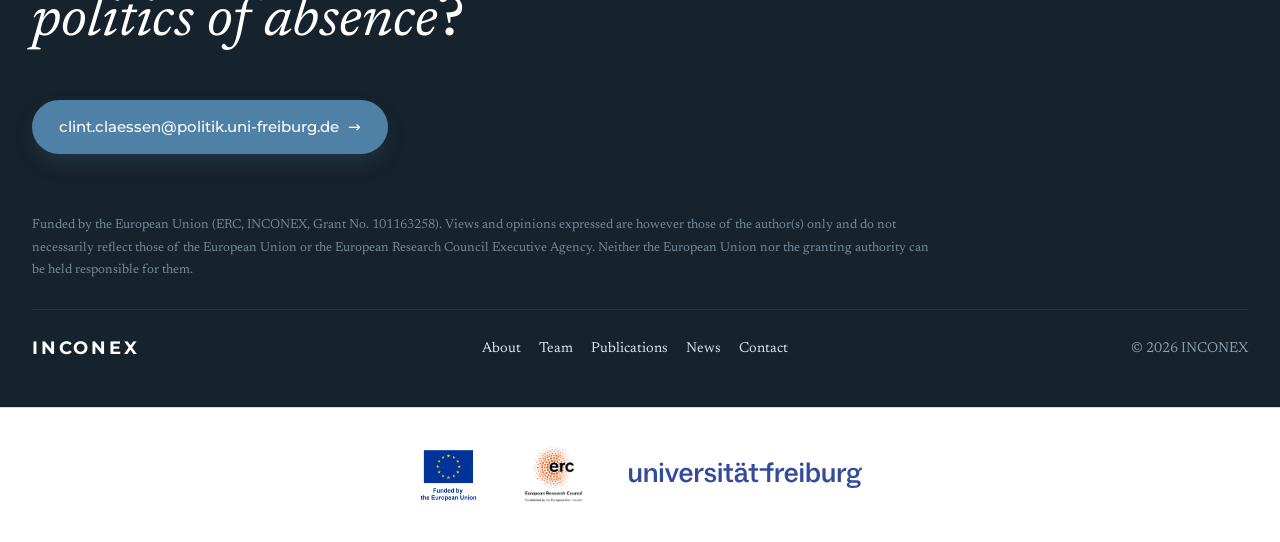
<file: publications.html>
<!doctype html>
<html lang="en">
<head>
  <meta charset="utf-8" />
  <meta name="viewport" content="width=device-width, initial-scale=1" />
  <title>Publications — INCONEX</title>
  <meta name="description" content="Publications from the INCONEX project and related work on political representation by the team." />
  <link rel="icon" href="assets/logo.jpg" />
  <link rel="apple-touch-icon" href="assets/logo.jpg" />
  <meta name="theme-color" content="#16222c" />
  <link rel="stylesheet" href="styles.css" />
</head>
<body>
<div class="scroll-progress"></div>

<header class="topbar">
  <div class="bar-inner">
    <a class="brand" href="index.html">
      <img class="brand-logo" src="assets/logo.jpg" alt="INCONEX logo" />
      <span class="brand-name">INCONEX</span>
    </a>
    <input type="checkbox" id="navtoggle" class="nav-toggle" hidden>
    <label for="navtoggle" class="nav-burger" aria-label="Toggle navigation"><span></span></label>
    <nav class="nav">
      <a href="index.html">Home</a>
      <a href="about.html">About</a>
      <a href="team.html">Team</a>
      <a href="publications.html" class="active">Publications</a>
      <a href="data.html">Data</a>
      <a href="news.html">News</a>
      <a href="presentations.html">Presentations</a>
      <a href="contact.html">Contact</a>
    </nav>
  </div>
</header>

<main>

  <section class="page-hero">
    <div class="hero-bg" aria-hidden="true"><span class="blob b1"></span><span class="blob b2"></span><span class="blob b3"></span></div>
    <div class="container">
      <p class="eyebrow" data-reveal>Research output</p>
        <h1 data-reveal data-delay="1"><em>Publications</em></h1>
        <p class="lead" data-reveal data-delay="2">Project publications and related work on political representation.</p>
    </div>
  </section>

  <section class="section">
    <div class="container narrow">

      <div class="pub-group">
        <h2>Project publications</h2>
        <div class="empty-note" data-reveal>First publications from the INCONEX project are forthcoming and will be added here.</div>
      </div>

      <div class="pub-group">
        <h2>Related publications</h2>
        <ul class="pub-list" data-reveal>
          <li>
            <span class="authors">Brause, S., &amp; Kinski, L.</span> (2024).
            Mainstream Party Agenda-Responsiveness and the Electoral Success of Right-Wing Populist Parties in Europe.
            <span class="venue">Journal of European Public Policy</span>, 31(2), 295–323.
            <span class="badge">Open Access</span><br>
            <a href="https://doi.org/10.1080/13501763.2022.2155214" target="_blank" rel="noopener">https://doi.org/10.1080/13501763.2022.2155214</a>
          </li>
          <li>
            <span class="authors">Kinski, L., &amp; Whiteside, K.</span> (2023).
            Of Parliament and Presentism: Electoral Representation and Future Generations in Germany.
            <span class="venue">Environmental Politics</span>, 32(1), 21–42.
            <span class="badge">Open Access</span><br>
            <a href="https://doi.org/10.1080/09644016.2022.2031441" target="_blank" rel="noopener">https://doi.org/10.1080/09644016.2022.2031441</a>
          </li>
          <li>
            <span class="authors">Kinski, L.</span> (2018).
            Whom to Represent? National Parliamentary Representation during the Eurozone Crisis.
            <span class="venue">Journal of European Public Policy</span>, 25(3), 346–368.<br>
            <a href="https://doi.org/10.1080/13501763.2016.1253764" target="_blank" rel="noopener">https://doi.org/10.1080/13501763.2016.1253764</a>
          </li>
        </ul>
      </div>

    </div>
  </section>

</main>

<footer>
  <div class="foot-cta" data-reveal>
    <p class="eyebrow">Get in touch</p>
    <h2>Interested in the <em>politics of absence</em>?</h2>
    <a class="btn btn-primary" href="mailto:clint.claessen@politik.uni-freiburg.de">clint.claessen@politik.uni-freiburg.de <span class="arrow">&rarr;</span></a>
  </div>
  <div class="foot-main">
    <p class="foot-disclaimer">
      Funded by the European Union (ERC, INCONEX, Grant No. 101163258). Views and opinions expressed are
      however those of the author(s) only and do not necessarily reflect those of the European Union or the
      European Research Council Executive Agency. Neither the European Union nor the granting authority can be
      held responsible for them.
    </p>
    <div class="foot-bar">
      <span class="brand-name">INCONEX</span>
      <div class="foot-links">
        <a href="about.html">About</a><a href="team.html">Team</a><a href="publications.html">Publications</a>
        <a href="news.html">News</a><a href="contact.html">Contact</a>
      </div>
      <div>&copy; <span id="yr"></span> INCONEX</div>
    </div>
  </div>
  <div class="foot-funders">
    <div class="row">
      <img src="assets/funder-eu.jpg" alt="Funded by the European Union" />
      <img src="assets/funder-erc.jpg" alt="European Research Council" />
      <img src="assets/funder-freiburg.svg" alt="University of Freiburg" />
    </div>
  </div>
</footer>

<script src="app.js"></script>
</body>
</html>
</file>
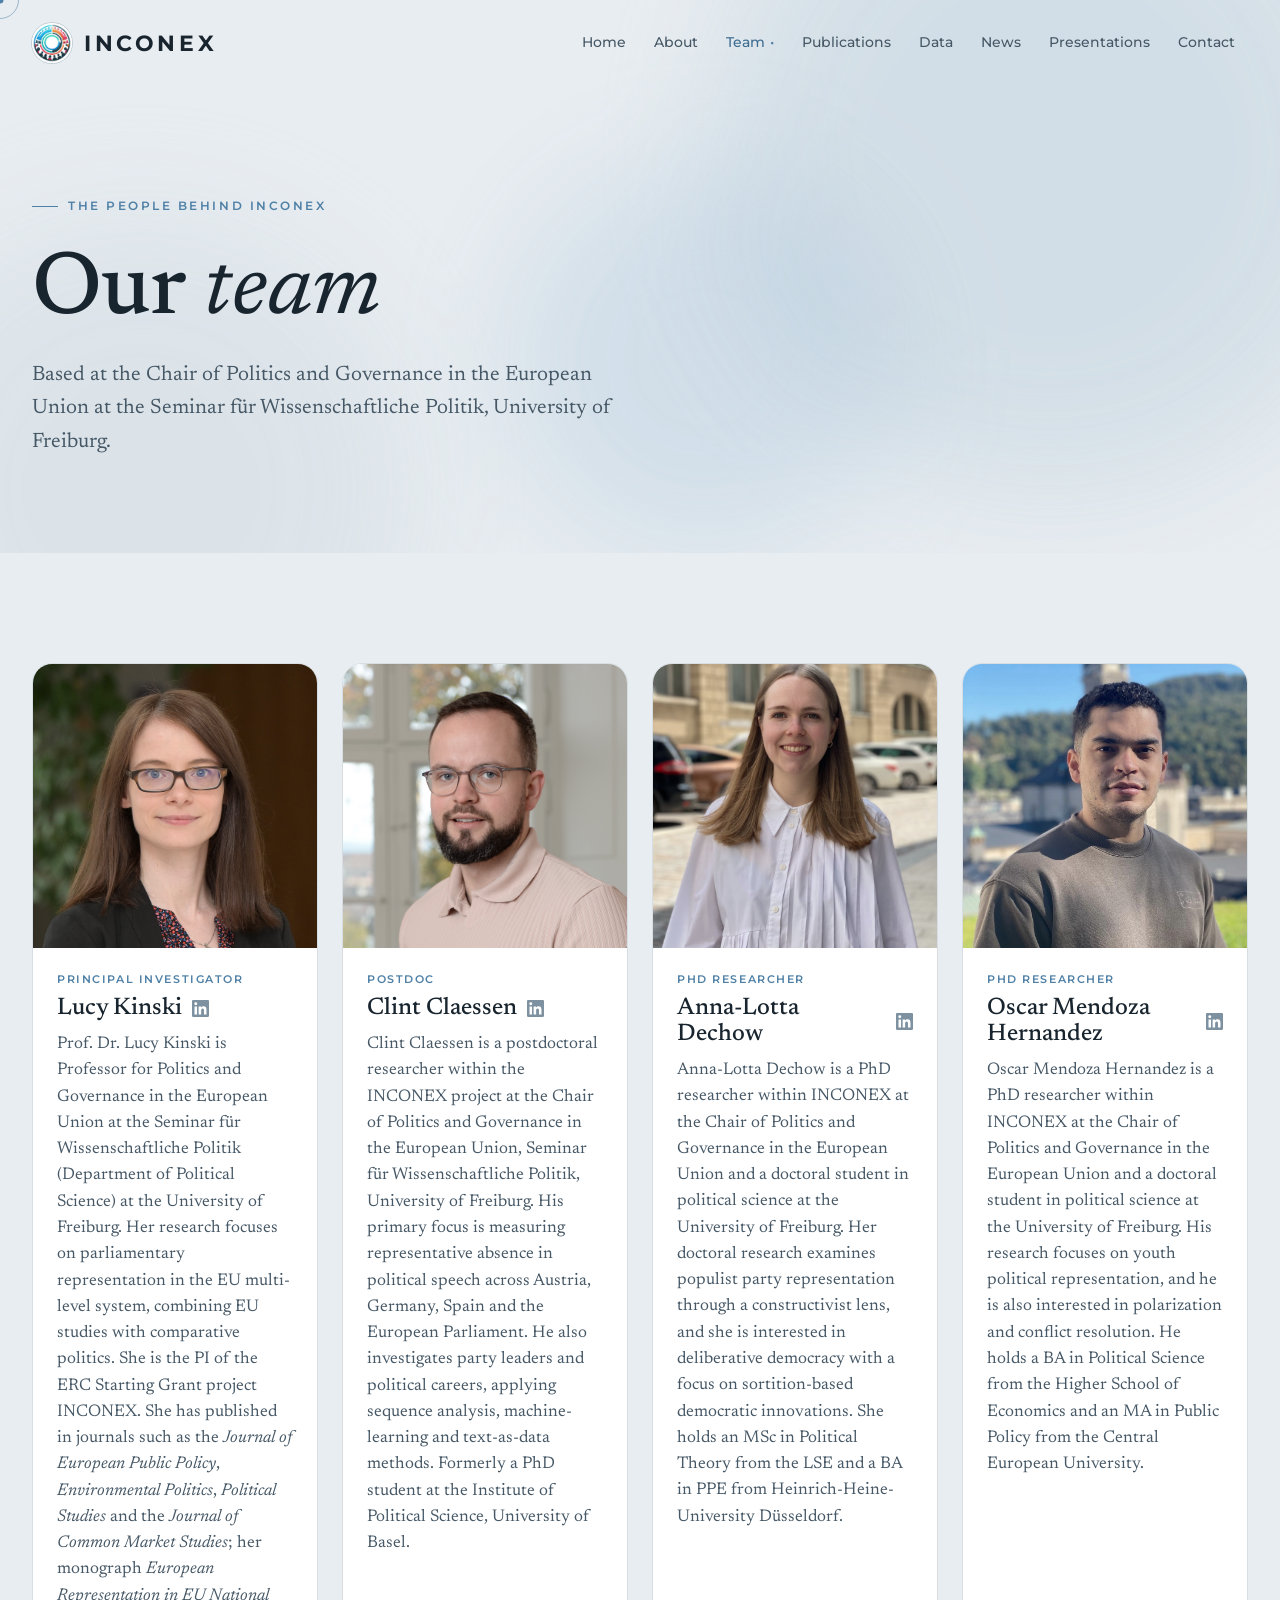
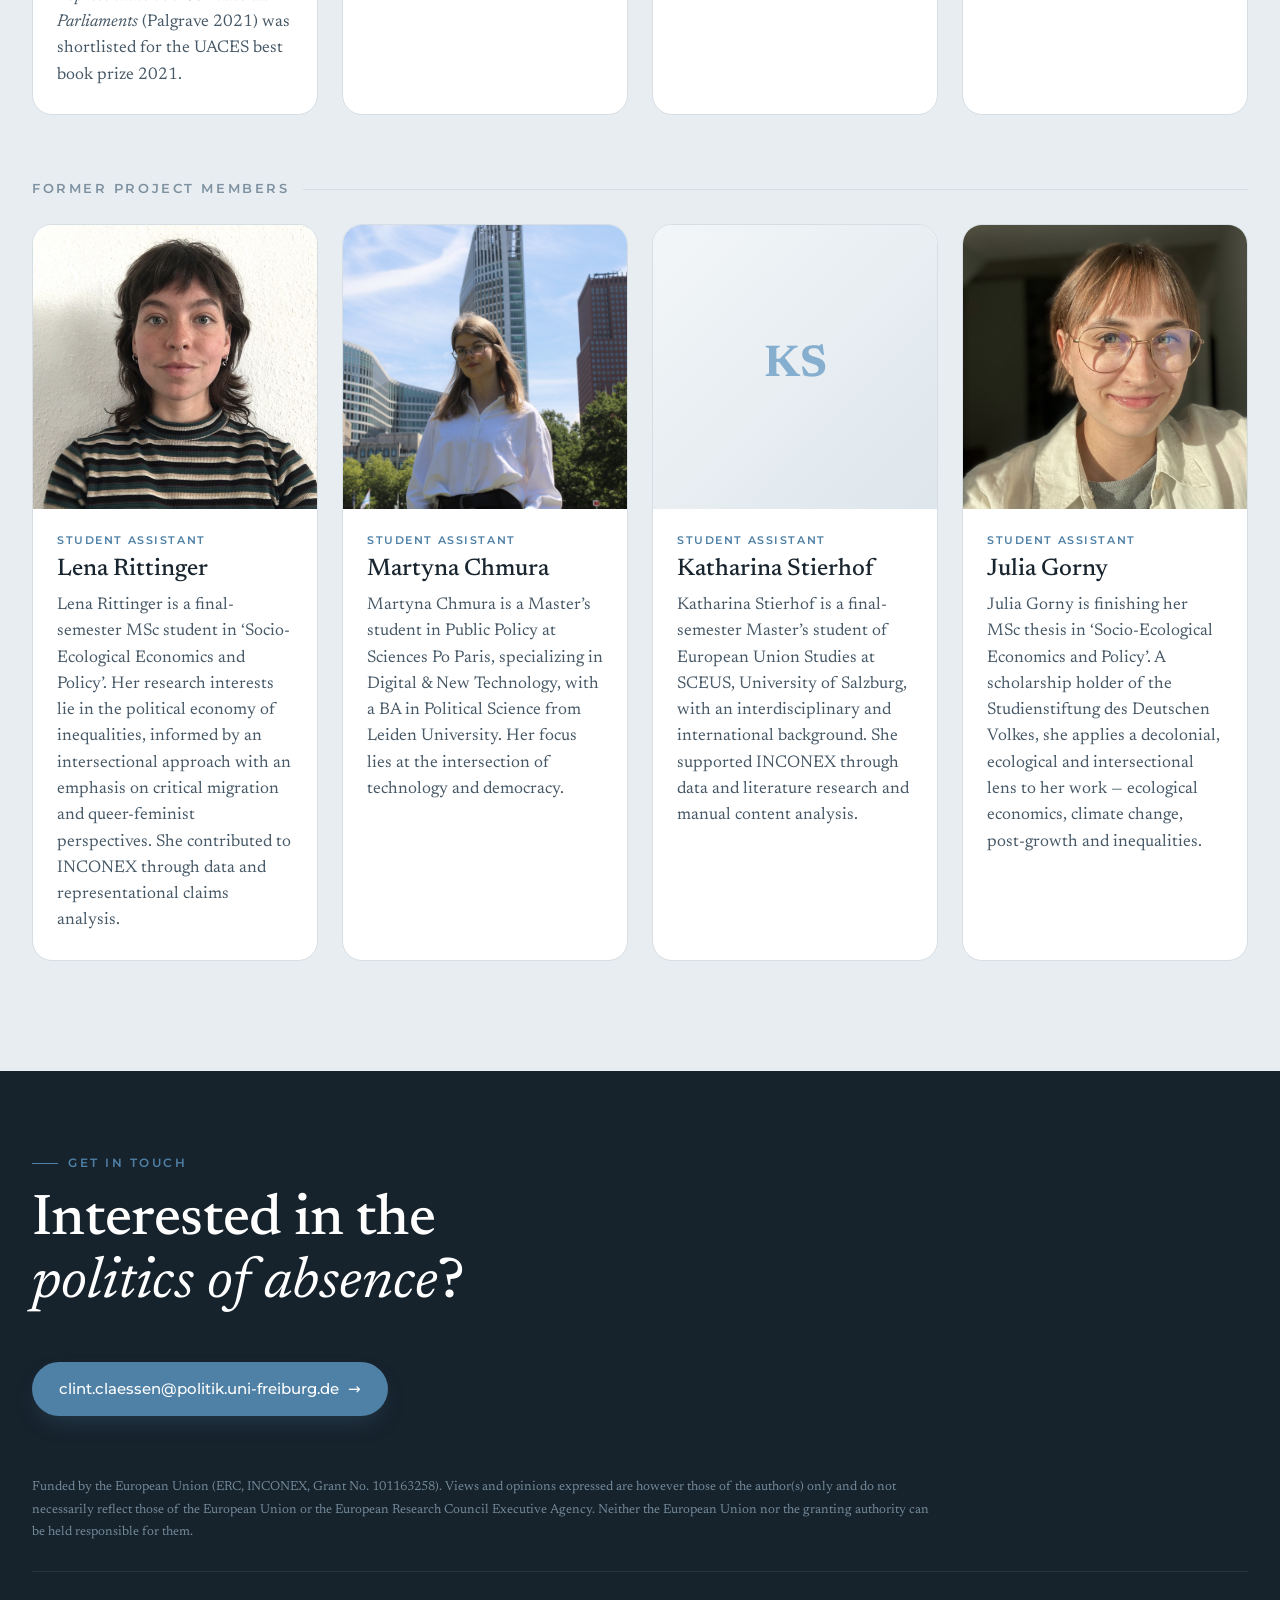
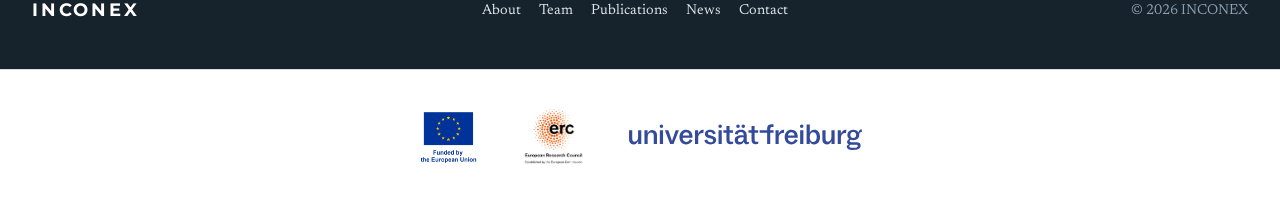
<file: team.html>
<!doctype html>
<html lang="en">
<head>
  <meta charset="utf-8" />
  <meta name="viewport" content="width=device-width, initial-scale=1" />
  <title>Team — INCONEX</title>
  <meta name="description" content="The INCONEX team at the Chair of Politics and Governance in the European Union, Seminar für Wissenschaftliche Politik, University of Freiburg: Principal Investigator Prof. Dr. Lucy Kinski, researchers, PhD candidates and student assistants." />
  <link rel="icon" href="assets/logo.jpg" />
  <link rel="apple-touch-icon" href="assets/logo.jpg" />
  <meta name="theme-color" content="#16222c" />
  <link rel="stylesheet" href="styles.css" />
</head>
<body>
<div class="scroll-progress"></div>

<header class="topbar">
  <div class="bar-inner">
    <a class="brand" href="index.html">
      <img class="brand-logo" src="assets/logo.jpg" alt="INCONEX logo" />
      <span class="brand-name">INCONEX</span>
    </a>
    <input type="checkbox" id="navtoggle" class="nav-toggle" hidden>
    <label for="navtoggle" class="nav-burger" aria-label="Toggle navigation"><span></span></label>
    <nav class="nav">
      <a href="index.html">Home</a>
      <a href="about.html">About</a>
      <a href="team.html" class="active">Team</a>
      <a href="publications.html">Publications</a>
      <a href="data.html">Data</a>
      <a href="news.html">News</a>
      <a href="presentations.html">Presentations</a>
      <a href="contact.html">Contact</a>
    </nav>
  </div>
</header>

<main>

  <section class="page-hero">
    <div class="hero-bg" aria-hidden="true"><span class="blob b1"></span><span class="blob b2"></span><span class="blob b3"></span></div>
    <div class="container">
      <p class="eyebrow" data-reveal>The people behind INCONEX</p>
        <h1 data-reveal data-delay="1">Our <em>team</em></h1>
        <p class="lead" data-reveal data-delay="2">Based at the Chair of Politics and Governance in the European Union at the Seminar für Wissenschaftliche Politik, University of Freiburg.</p>
    </div>
  </section>

  <section class="section">
    <div class="container">
      <div class="team-grid">

        <article class="member" data-reveal>
          <div class="photo"><img src="assets/team/kinski.jpg" alt="Lucy Kinski" /></div>
          <div class="body">
            <div class="role">Principal Investigator</div>
            <h3><a class="card-link" href="https://scholar.google.com/citations?user=9YKGH5gAAAAJ&hl=en&oi=ao" target="_blank" rel="noopener">Lucy Kinski</a> <a class="linkedin" href="https://www.linkedin.com/in/dr-lucy-kinski-b8bb4371/" target="_blank" rel="noopener" aria-label="Lucy Kinski on LinkedIn"><svg viewBox="0 0 24 24" fill="currentColor" aria-hidden="true"><path d="M20.447 20.452h-3.554v-5.569c0-1.328-.027-3.037-1.852-3.037-1.853 0-2.136 1.445-2.136 2.939v5.667H9.351V9h3.414v1.561h.046c.477-.9 1.637-1.85 3.37-1.85 3.601 0 4.267 2.37 4.267 5.455v6.286zM5.337 7.433a2.062 2.062 0 1 1 0-4.125 2.062 2.062 0 0 1 0 4.125zM7.119 20.452H3.554V9h3.565v11.452zM22.225 0H1.771C.792 0 0 .774 0 1.729v20.542C0 23.227.792 24 1.771 24h20.451C23.2 24 24 23.227 24 22.271V1.729C24 .774 23.2 0 22.225 0z"/></svg></a></h3>
            <p>
              Prof. Dr. Lucy Kinski is Professor for Politics and Governance in the European Union at the Seminar für
              Wissenschaftliche Politik (Department of Political Science) at the University of Freiburg. Her
              research focuses on parliamentary representation in the EU multi-level system, combining EU studies
              with comparative politics. She is the PI of the ERC Starting Grant project INCONEX. She has
              published in journals such as the <em>Journal of European Public Policy</em>, <em>Environmental
              Politics</em>, <em>Political Studies</em> and the <em>Journal of Common Market Studies</em>; her
              monograph <em>European Representation in EU National Parliaments</em> (Palgrave 2021) was
              shortlisted for the UACES best book prize 2021.
            </p>
          </div>
        </article>

        <article class="member" data-reveal>
          <div class="photo"><img src="assets/team/claessen.jpg" alt="Clint Claessen" /></div>
          <div class="body">
            <div class="role">Postdoc</div>
            <h3><a class="card-link" href="https://www.clintclaessen.com/" target="_blank" rel="noopener">Clint Claessen</a> <a class="linkedin" href="https://www.linkedin.com/in/clint-claessen-45176391/" target="_blank" rel="noopener" aria-label="Clint Claessen on LinkedIn"><svg viewBox="0 0 24 24" fill="currentColor" aria-hidden="true"><path d="M20.447 20.452h-3.554v-5.569c0-1.328-.027-3.037-1.852-3.037-1.853 0-2.136 1.445-2.136 2.939v5.667H9.351V9h3.414v1.561h.046c.477-.9 1.637-1.85 3.37-1.85 3.601 0 4.267 2.37 4.267 5.455v6.286zM5.337 7.433a2.062 2.062 0 1 1 0-4.125 2.062 2.062 0 0 1 0 4.125zM7.119 20.452H3.554V9h3.565v11.452zM22.225 0H1.771C.792 0 0 .774 0 1.729v20.542C0 23.227.792 24 1.771 24h20.451C23.2 24 24 23.227 24 22.271V1.729C24 .774 23.2 0 22.225 0z"/></svg></a></h3>
            <p>
              Clint Claessen is a postdoctoral researcher within the INCONEX project at the Chair of Politics and
              Governance in the European Union, Seminar für Wissenschaftliche Politik, University of Freiburg. His
              primary focus is measuring
              representative absence in political speech across Austria, Germany, Spain and the European
              Parliament. He also investigates party leaders and political careers, applying sequence analysis,
              machine-learning and text-as-data methods. Formerly a PhD student at the Institute of Political
              Science, University of Basel.
            </p>
          </div>
        </article>

        <article class="member" data-reveal>
          <div class="photo"><img src="assets/team/dechow.jpg" alt="Anna-Lotta Dechow" /></div>
          <div class="body">
            <div class="role">PhD Researcher</div>
            <h3><a class="card-link" href="https://www.linkedin.com/in/anna-lotta-dechow/" target="_blank" rel="noopener">Anna-Lotta Dechow</a> <a class="linkedin" href="https://www.linkedin.com/in/anna-lotta-dechow/" target="_blank" rel="noopener" aria-label="Anna-Lotta Dechow on LinkedIn"><svg viewBox="0 0 24 24" fill="currentColor" aria-hidden="true"><path d="M20.447 20.452h-3.554v-5.569c0-1.328-.027-3.037-1.852-3.037-1.853 0-2.136 1.445-2.136 2.939v5.667H9.351V9h3.414v1.561h.046c.477-.9 1.637-1.85 3.37-1.85 3.601 0 4.267 2.37 4.267 5.455v6.286zM5.337 7.433a2.062 2.062 0 1 1 0-4.125 2.062 2.062 0 0 1 0 4.125zM7.119 20.452H3.554V9h3.565v11.452zM22.225 0H1.771C.792 0 0 .774 0 1.729v20.542C0 23.227.792 24 1.771 24h20.451C23.2 24 24 23.227 24 22.271V1.729C24 .774 23.2 0 22.225 0z"/></svg></a></h3>
            <p>
              Anna-Lotta Dechow is a PhD researcher within INCONEX at the Chair of Politics and Governance in the
              European Union and a doctoral student in political science at the University of Freiburg. Her
              doctoral research examines populist party representation through
              a constructivist lens, and she is interested in deliberative democracy with a focus on
              sortition-based democratic innovations. She holds an MSc in Political Theory from the LSE and a
              BA in PPE from Heinrich-Heine-University Düsseldorf.
            </p>
          </div>
        </article>

        <article class="member" data-reveal>
          <div class="photo"><img src="assets/team/mendoza.jpg" alt="Oscar Mendoza Hernandez" /></div>
          <div class="body">
            <div class="role">PhD Researcher</div>
            <h3><a class="card-link" href="https://www.linkedin.com/in/mendoza-oscar1/" target="_blank" rel="noopener">Oscar Mendoza Hernandez</a> <a class="linkedin" href="https://www.linkedin.com/in/mendoza-oscar1/" target="_blank" rel="noopener" aria-label="Oscar Mendoza Hernandez on LinkedIn"><svg viewBox="0 0 24 24" fill="currentColor" aria-hidden="true"><path d="M20.447 20.452h-3.554v-5.569c0-1.328-.027-3.037-1.852-3.037-1.853 0-2.136 1.445-2.136 2.939v5.667H9.351V9h3.414v1.561h.046c.477-.9 1.637-1.85 3.37-1.85 3.601 0 4.267 2.37 4.267 5.455v6.286zM5.337 7.433a2.062 2.062 0 1 1 0-4.125 2.062 2.062 0 0 1 0 4.125zM7.119 20.452H3.554V9h3.565v11.452zM22.225 0H1.771C.792 0 0 .774 0 1.729v20.542C0 23.227.792 24 1.771 24h20.451C23.2 24 24 23.227 24 22.271V1.729C24 .774 23.2 0 22.225 0z"/></svg></a></h3>
            <p>
              Oscar Mendoza Hernandez is a PhD researcher within INCONEX at the Chair of Politics and Governance
              in the European Union and a doctoral student in political science at the University of Freiburg.
              His research focuses on youth political representation, and
              he is also interested in polarization and conflict resolution. He holds a BA in Political Science
              from the Higher School of Economics and an MA in Public Policy from the Central European University.
            </p>
          </div>
        </article>

      </div>

      <p class="subhead">Former project members</p>
      <div class="team-grid">

        <article class="member" data-reveal>
          <div class="photo"><img src="assets/team/rittinger.jpg" alt="Lena Rittinger" /></div>
          <div class="body">
            <div class="role">Student Assistant</div>
            <h3>Lena Rittinger</h3>
            <p>
              Lena Rittinger is a final-semester MSc student in ‘Socio-Ecological Economics and Policy’. Her
              research interests lie in the political economy of inequalities, informed by an intersectional
              approach with an emphasis on critical migration and queer-feminist perspectives. She contributed
              to INCONEX through data and representational claims analysis.
            </p>
          </div>
        </article>

        <article class="member" data-reveal>
          <div class="photo"><img src="assets/team/chmura.jpg" alt="Martyna Chmura" /></div>
          <div class="body">
            <div class="role">Student Assistant</div>
            <h3>Martyna Chmura</h3>
            <p>
              Martyna Chmura is a Master’s student in Public Policy at Sciences Po Paris, specializing in Digital
              &amp; New Technology, with a BA in Political Science from Leiden University. Her focus lies at the
              intersection of technology and democracy.
            </p>
          </div>
        </article>

        <article class="member" data-reveal>
          <div class="photo empty"><span>KS</span></div>
          <div class="body">
            <div class="role">Student Assistant</div>
            <h3>Katharina Stierhof</h3>
            <p>
              Katharina Stierhof is a final-semester Master’s student of European Union Studies at SCEUS,
              University of Salzburg, with an interdisciplinary and international background. She supported
              INCONEX through data and literature research and manual content analysis.
            </p>
          </div>
        </article>

        <article class="member" data-reveal>
          <div class="photo"><img src="assets/team/gorny.jpg" alt="Julia Gorny" /></div>
          <div class="body">
            <div class="role">Student Assistant</div>
            <h3>Julia Gorny</h3>
            <p>
              Julia Gorny is finishing her MSc thesis in ‘Socio-Ecological Economics and Policy’. A scholarship
              holder of the Studienstiftung des Deutschen Volkes, she applies a decolonial, ecological and
              intersectional lens to her work — ecological economics, climate change, post-growth and
              inequalities.
            </p>
          </div>
        </article>

      </div>
    </div>
  </section>

</main>

<footer>
  <div class="foot-cta" data-reveal>
    <p class="eyebrow">Get in touch</p>
    <h2>Interested in the <em>politics of absence</em>?</h2>
    <a class="btn btn-primary" href="mailto:clint.claessen@politik.uni-freiburg.de">clint.claessen@politik.uni-freiburg.de <span class="arrow">&rarr;</span></a>
  </div>
  <div class="foot-main">
    <p class="foot-disclaimer">
      Funded by the European Union (ERC, INCONEX, Grant No. 101163258). Views and opinions expressed are
      however those of the author(s) only and do not necessarily reflect those of the European Union or the
      European Research Council Executive Agency. Neither the European Union nor the granting authority can be
      held responsible for them.
    </p>
    <div class="foot-bar">
      <span class="brand-name">INCONEX</span>
      <div class="foot-links">
        <a href="about.html">About</a><a href="team.html">Team</a><a href="publications.html">Publications</a>
        <a href="news.html">News</a><a href="contact.html">Contact</a>
      </div>
      <div>&copy; <span id="yr"></span> INCONEX</div>
    </div>
  </div>
  <div class="foot-funders">
    <div class="row">
      <img src="assets/funder-eu.jpg" alt="Funded by the European Union" />
      <img src="assets/funder-erc.jpg" alt="European Research Council" />
      <img src="assets/funder-freiburg.svg" alt="University of Freiburg" />
    </div>
  </div>
</footer>

<script src="app.js"></script>
</body>
</html>
</file>
<file: styles.css>
/* ---- Typography: Newsreader (titles + descriptions, NYT-style editorial serif) + Montserrat (UI) ---- */
@font-face{font-family:"Newsreader";font-style:normal;font-weight:200 700;font-display:swap;src:url("assets/fonts/newsreader.woff2") format("woff2");}
@font-face{font-family:"Newsreader";font-style:italic;font-weight:200 700;font-display:swap;src:url("assets/fonts/newsreader-italic.woff2") format("woff2");}
@font-face{font-family:"Montserrat";font-style:normal;font-weight:300 800;font-display:swap;src:url("assets/fonts/montserrat.woff2") format("woff2");}

/* ===========================================================
   INCONEX — Understanding the Politics of Absence
   Dynamic blue-grey design system
   =========================================================== */

:root {
  --serif: "Newsreader", Georgia, "Times New Roman", serif;
  --sans: "Newsreader", Georgia, "Times New Roman", serif;
  --ui: "Montserrat", system-ui, -apple-system, Segoe UI, Roboto, Arial, sans-serif;
  --bg:        #e8edf1;
  --bg-2:      #f3f6f8;
  --surface:   #ffffff;
  --ink:       #18242e;
  --ink-2:     #465866;
  --muted:     #7d91a0;
  --line:      #d6dee4;
  --line-2:    #c4cfd7;

  --dark:      #16222c;
  --dark-2:    #1f2f3c;
  --dark-3:    #2b3f4f;
  --on-dark:   #dde5ec;
  --on-dark-2: #8ea3b2;

  --accent:    #4f80a6;
  --accent-h:  #3d6c90;
  --accent-soft:#86aece;
  --glow:      rgba(79,128,166,.30);

  --maxw: 1280px;
  --ease: cubic-bezier(.22,.61,.36,1);
  --ease-out: cubic-bezier(.16,1,.3,1);
}

* { box-sizing: border-box; }
html { scroll-behavior: smooth; -webkit-text-size-adjust: 100%; }

body {
  margin: 0;
  font-family: var(--sans);
  color: var(--ink);
  background: var(--bg);
  line-height: 1.62;
  font-size: 17px;
  -webkit-font-smoothing: antialiased;
  text-rendering: optimizeLegibility;
  overflow-x: hidden;
}

h1,h2,h3,h4 {
  font-family: var(--serif);
  font-weight: 500;
  line-height: 1.08;
  letter-spacing: -0.011em;
  color: var(--ink);
  margin: 0 0 .5em;
}
h1 em, h2 em, h3 em, .ital {
  font-family: var(--serif);
  font-style: italic;
  font-weight: 400;
  letter-spacing: 0;
}
h3, h4 { letter-spacing: 0; }
p { margin: 0 0 1.1em; }
a { color: var(--accent-h); text-decoration: none; }
a:hover { color: var(--ink); }
img { max-width: 100%; display: block; }
em { font-style: italic; }

.container { width: 100%; max-width: var(--maxw); margin: 0 auto; padding: 0 32px; }
.eyebrow {
  font-family: var(--ui);
  text-transform: uppercase; letter-spacing: .22em; font-size: .72rem;
  font-weight: 600; color: var(--accent); margin: 0 0 18px;
  display: inline-flex; align-items: center; gap: 10px;
}
.eyebrow::before { content: ""; width: 26px; height: 1px; background: var(--accent); display: inline-block; }

/* ---------- Scroll progress + custom cursor ---------- */
.scroll-progress {
  position: fixed; top: 0; left: 0; height: 3px; width: 0%;
  background: linear-gradient(90deg, var(--accent), var(--accent-soft));
  z-index: 200; transition: width .1s linear;
}
.cursor-dot, .cursor-ring { position: fixed; top: 0; left: 0; pointer-events: none; z-index: 300; border-radius: 50%; }
.cursor-dot { width: 7px; height: 7px; background: var(--accent); transform: translate(-50%,-50%); }
.cursor-ring {
  width: 38px; height: 38px; border: 1px solid var(--accent);
  transform: translate(-50%,-50%); opacity: .5;
  transition: width .25s var(--ease), height .25s var(--ease), opacity .25s, background .25s;
}
.cursor-ring.hover { width: 64px; height: 64px; opacity: 1; background: var(--glow); border-color: transparent; }
@media (hover: none), (pointer: coarse) { .cursor-dot, .cursor-ring { display: none; } }

/* ---------- Header ---------- */
.topbar {
  position: fixed; top: 0; left: 0; right: 0; z-index: 100;
  transition: background .35s var(--ease), box-shadow .35s, padding .35s;
}
.topbar.scrolled {
  background: rgba(232,237,241,.82);
  backdrop-filter: saturate(160%) blur(14px);
  box-shadow: 0 1px 0 var(--line);
}
.bar-inner {
  max-width: var(--maxw); margin: 0 auto; padding: 22px 32px;
  display: flex; align-items: center; gap: 20px; transition: padding .35s var(--ease);
}
.topbar.scrolled .bar-inner { padding: 13px 32px; }
.brand { display: flex; align-items: center; gap: 12px; color: var(--ink); font-weight: 700; }
.brand:hover { color: var(--ink); }
.brand-logo { width: 40px; height: 40px; border-radius: 50%; object-fit: cover; box-shadow: 0 0 0 1px var(--line-2); }
.brand-name { font-family: var(--ui); font-size: 1.4rem; font-weight: 700; letter-spacing: .16em; }
.nav { margin-left: auto; display: flex; align-items: center; gap: 2px; }
.nav a {
  font-family: var(--ui); color: var(--ink-2); font-weight: 500; font-size: .9rem;
  padding: 9px 13px; border-radius: 999px; white-space: nowrap; transition: color .2s, background .2s;
}
.nav a:hover { color: var(--ink); background: rgba(79,128,166,.10); }
.nav a.active { color: var(--accent-h); }
.nav a.active::after { content: "•"; margin-left: 5px; color: var(--accent); }

.nav-toggle { display: none; }
.nav-burger { display: none; margin-left: auto; width: 50px; height: 44px; border: 1px solid var(--line-2);
  border-radius: 999px; background: var(--surface); cursor: pointer; position: relative; z-index: 120; }
.nav-burger span, .nav-burger span::before, .nav-burger span::after {
  content: ""; position: absolute; left: 50%; top: 50%; width: 18px; height: 2px; background: var(--ink);
  transform: translate(-50%,-50%); border-radius: 2px; transition: transform .3s var(--ease), opacity .2s; }
.nav-burger span::before { content:""; top: -6px; }
.nav-burger span::after { content:""; top: 6px; }

/* ---------- Buttons ---------- */
.btn {
  display: inline-flex; align-items: center; gap: 9px;
  font-family: var(--ui); font-weight: 500; font-size: .95rem;
  padding: 14px 26px; border-radius: 999px; border: 1px solid transparent; cursor: pointer;
  transition: transform .25s var(--ease-out), background .25s, color .25s, box-shadow .25s; position: relative;
}
.btn:hover { transform: translateY(-2px); }
.btn-primary { background: var(--accent); color: #fff; box-shadow: 0 10px 26px -8px var(--glow); }
.btn-primary:hover { background: var(--accent-h); color: #fff; box-shadow: 0 16px 34px -10px var(--glow); }
.btn-ghost { background: transparent; color: var(--ink); border-color: var(--line-2); }
.btn-ghost:hover { border-color: var(--accent); color: var(--accent-h); }
.btn .arrow { transition: transform .3s var(--ease); }
.btn:hover .arrow { transform: translateX(5px); }

/* ---------- Hero ---------- */
.hero {
  position: relative; min-height: 100svh; display: flex; align-items: center; overflow: hidden;
  padding: 150px 0 90px;
}
.hero-bg { position: absolute; inset: 0; z-index: 0; overflow: hidden; }
.hero-bg .blob { position: absolute; border-radius: 50%; filter: blur(60px); opacity: .55; will-change: transform; }
.hero-bg .b1 { width: 52vw; height: 52vw; background: #b9cdda; top: -14vw; right: -8vw; animation: drift 22s var(--ease) infinite; }
.hero-bg .b2 { width: 42vw; height: 42vw; background: #cdd8e0; bottom: -16vw; left: -10vw; animation: drift 28s var(--ease) infinite reverse; }
.hero-bg .b3 { width: 30vw; height: 30vw; background: var(--accent-soft); opacity: .28; top: 30%; left: 40%; animation: drift 19s var(--ease) infinite; }
@keyframes drift {
  0%,100% { transform: translate(0,0) scale(1); }
  33% { transform: translate(6vw,4vw) scale(1.08); }
  66% { transform: translate(-4vw,-3vw) scale(.95); }
}
.hero-grid {
  position: relative; z-index: 2; max-width: var(--maxw); margin: 0 auto; padding: 0 32px; width: 100%;
  display: grid; grid-template-columns: 1.5fr .85fr; gap: 40px; align-items: center;
}
.hero h1 {
  font-size: clamp(2.9rem, 8.2vw, 7.4rem); margin: 12px 0 26px;
}
.hero h1 .line { display: block; overflow: hidden; }
.hero h1 .line > span { display: inline-block; }
.hero .lead { font-size: clamp(1.05rem, 1.8vw, 1.35rem); color: var(--ink-2); max-width: 46ch; }
.hero-cta { display: flex; gap: 14px; flex-wrap: wrap; margin-top: 32px; }

/* rotating badge around logo */
.hero-badge { position: relative; display: grid; place-items: center; justify-self: center; }
.hero-badge .logo-core {
  grid-area: 1 / 1; align-self: center; justify-self: center;
  width: clamp(172px, 21vw, 256px); height: clamp(172px, 21vw, 256px); border-radius: 50%;
  overflow: hidden; background: #fff; box-shadow: 0 30px 70px -20px rgba(24,36,46,.4); position: relative; z-index: 2;
}
.hero-badge .logo-core img { width: 100%; height: 100%; object-fit: cover; }
.hero-badge .ring-text { grid-area: 1 / 1; align-self: center; justify-self: center; width: clamp(252px, 30vw, 352px); height: clamp(252px, 30vw, 352px); animation: spin 26s linear infinite; }
.hero-badge .ring-text text { fill: var(--ink-2); font-family: var(--ui); font-size: 8.2px; letter-spacing: 3.4px; text-transform: uppercase; font-weight: 600; }
@keyframes spin { to { transform: rotate(360deg); } }

.scroll-cue {
  position: absolute; bottom: 30px; left: 50%; transform: translateX(-50%); z-index: 3;
  font-family: var(--ui); font-size: .7rem; letter-spacing: .2em; text-transform: uppercase;
  color: var(--muted); display: flex; flex-direction: column; align-items: center; gap: 8px;
}
.scroll-cue .bar { width: 1px; height: 38px; background: linear-gradient(var(--accent), transparent); animation: cue 1.8s var(--ease) infinite; }
@keyframes cue { 0%{ transform: scaleY(0); transform-origin: top; } 50%{ transform: scaleY(1); transform-origin: top; } 50.1%{ transform-origin: bottom; } 100%{ transform: scaleY(0); transform-origin: bottom; } }

/* ---------- Marquee ---------- */
.marquee { background: var(--dark); color: var(--on-dark); padding: 22px 0; overflow: hidden; white-space: nowrap; border-block: 1px solid var(--dark-3); }
.marquee.light { background: var(--bg-2); color: var(--ink); border-color: var(--line); }
.marquee-track { display: inline-flex; gap: 0; animation: scroll-x 28s linear infinite; }
.marquee:hover .marquee-track { animation-play-state: paused; }
.marquee-track span { font-family: var(--ui); font-size: clamp(1.1rem, 2.4vw, 2rem); font-weight: 500; letter-spacing: -0.01em; padding: 0 30px; display: inline-flex; align-items: center; gap: 30px; }
.marquee-track span::after { content: "—"; color: var(--accent); }
@keyframes scroll-x { to { transform: translateX(-50%); } }

/* ---------- Reveal ---------- */
[data-reveal] { opacity: 0; transform: translateY(34px); transition: opacity .9s var(--ease-out), transform .9s var(--ease-out); }
[data-reveal].is-in { opacity: 1; transform: none; }
[data-reveal][data-delay="1"] { transition-delay: .08s; }
[data-reveal][data-delay="2"] { transition-delay: .16s; }
[data-reveal][data-delay="3"] { transition-delay: .24s; }
[data-reveal][data-delay="4"] { transition-delay: .32s; }

/* ---------- Sections ---------- */
.section { padding: 110px 0; position: relative; }
.section.tight { padding: 80px 0; }
.section.dark { background: var(--dark); color: var(--on-dark); }
.section.dark h1,.section.dark h2,.section.dark h3 { color: #fff; }
.section.dark .eyebrow { color: var(--accent-soft); }
.section.dark .eyebrow::before { background: var(--accent-soft); }
.section-head { max-width: 820px; margin-bottom: 56px; }
.section-head h2 { font-size: clamp(2rem, 4.6vw, 3.6rem); }
.section-head p { color: var(--ink-2); font-size: 1.12rem; margin-bottom: 0; }
.section.dark .section-head p { color: var(--on-dark-2); }
.narrow { max-width: 820px; }

/* manifesto big editorial type */
.manifesto { font-family: var(--serif); font-weight: 400; letter-spacing: -0.01em;
  font-size: clamp(1.6rem, 4vw, 3.2rem); line-height: 1.12; max-width: 18ch; }
.manifesto em, .big-quote em { color: var(--accent-soft); }
.lead-big { font-size: clamp(1.2rem,2vw,1.5rem); color: var(--ink); line-height: 1.5; }

/* funding callout */
.fund-note { display: flex; gap: 18px; align-items: flex-start; background: var(--surface);
  border: 1px solid var(--line); border-left: 3px solid var(--accent); border-radius: 16px;
  padding: 22px 24px; font-size: .94rem; color: var(--ink-2); }
.fund-note strong { color: var(--ink); }

/* ---------- Pillars ---------- */
.pillars { display: grid; grid-template-columns: repeat(2, 1fr); gap: 20px; }
.pillar { position: relative; background: var(--surface); border: 1px solid var(--line); border-radius: 20px;
  padding: 40px 34px; overflow: hidden; transition: transform .4s var(--ease-out), box-shadow .4s, border-color .4s; }
.pillar:hover { transform: translateY(-6px); box-shadow: 0 30px 60px -28px rgba(24,36,46,.30); border-color: var(--accent-soft); }
.pillar .num { font-family: var(--serif); font-size: 4.2rem; font-weight: 400; line-height: 1; color: var(--line-2); transition: color .4s; }
.pillar:hover .num { color: var(--accent); }
.pillar .k { display: block; font-family: var(--ui); font-size: .7rem; text-transform: uppercase; letter-spacing: .16em; font-weight: 600; color: var(--muted); margin: 0 0 6px; }
.pillar h3 { font-size: 1.55rem; margin-bottom: .35em; }
.pillar p { margin: 0; color: var(--ink-2); font-size: 1rem; }
.section.dark .pillar { background: var(--dark-2); border-color: var(--dark-3); }
.section.dark .pillar h3 { color: #fff; }
.section.dark .pillar p { color: var(--on-dark-2); }
.section.dark .pillar .num { color: var(--dark-3); }
.section.dark .pillar:hover .num { color: var(--accent-soft); }

/* ---------- Stats ---------- */
.stats { display: grid; grid-template-columns: repeat(4, 1fr); gap: 24px; }
.stat { text-align: left; border-top: 1px solid var(--dark-3); padding-top: 22px; }
.stat .figure { font-family: var(--serif); font-weight: 400; font-size: clamp(2.6rem, 5vw, 4.2rem); line-height: 1; letter-spacing: -0.03em; color: #fff; }
.stat .figure .unit { color: var(--accent-soft); }
.stat .label { color: var(--on-dark-2); font-size: .95rem; margin-top: 12px; }

/* ---------- Steps ---------- */
.steps { display: grid; gap: 16px; counter-reset: step; padding: 0; list-style: none; margin: 0; }
.steps li { display: grid; grid-template-columns: 56px 1fr; gap: 22px; align-items: start;
  background: var(--surface); border: 1px solid var(--line); border-radius: 16px; padding: 24px 26px;
  transition: transform .35s var(--ease-out), box-shadow .35s; }
.steps li:hover { transform: translateY(-3px); box-shadow: 0 20px 44px -26px rgba(24,36,46,.3); }
.steps li::before { counter-increment: step; content: "0" counter(step);
  font-family: var(--ui); font-weight: 700; font-size: 1.5rem; color: var(--accent); }
.steps.roman li::before { content: counter(step, upper-roman); }
.steps li p { margin: 0; }

/* ---------- Team ---------- */
.subhead { font-family: var(--ui); font-size: .8rem; text-transform: uppercase; letter-spacing: .2em; font-weight: 600; color: var(--muted); margin: 64px 0 24px; display: flex; align-items: center; gap: 14px; }
.subhead::after { content: ""; flex: 1; height: 1px; background: var(--line); }
.team-grid { display: grid; grid-template-columns: repeat(auto-fill, minmax(280px, 1fr)); gap: 24px; }
.member { position: relative; background: var(--surface); border: 1px solid var(--line); border-radius: 20px; overflow: hidden; display: flex; flex-direction: column; transition: transform .4s var(--ease-out), box-shadow .4s; }
.member .card-link { color: inherit; }
.member .card-link::after { content: ""; position: absolute; inset: 0; z-index: 1; }
.member h3 { display: flex; align-items: center; gap: 10px; }
.member .linkedin {
  position: relative; z-index: 2;
  display: inline-grid; place-items: center;
  color: var(--muted);
  transition: color .2s, transform .2s var(--ease-out);
}
.member .linkedin:hover { color: #0a66c2; transform: translateY(-1px); }
.member .linkedin svg { width: 17px; height: 17px; display: block; }
.member:hover { transform: translateY(-6px); box-shadow: 0 30px 60px -30px rgba(24,36,46,.34); }
.member .photo { aspect-ratio: 1/1; overflow: hidden; background: var(--bg-2); }
.member .photo img { width: 100%; height: 100%; object-fit: cover; transition: transform .7s var(--ease-out); filter: grayscale(.18); }
.member:hover .photo img { transform: scale(1.05); filter: grayscale(0); }
.member .photo.empty { display: grid; place-items: center; background: linear-gradient(135deg, var(--bg-2), #dde6ec); }
.member .photo.empty span { font-family: var(--serif); font-size: 2.8rem; color: var(--accent-soft); font-weight: 700; }
.member .body { padding: 22px 24px 26px; }
.member .role { font-family: var(--ui); font-size: .7rem; text-transform: uppercase; letter-spacing: .14em; font-weight: 600; color: var(--accent); margin-bottom: 8px; }
.member h3 { font-size: 1.5rem; margin-bottom: .4em; }
.member p { font-size: 1.06rem; line-height: 1.55; color: var(--ink-2); margin: 0; }

/* ---------- News ---------- */
.news-list { display: grid; gap: 22px; }
.news-item { display: grid; grid-template-columns: 340px 1fr; gap: 0; background: var(--surface);
  border: 1px solid var(--line); border-radius: 20px; overflow: hidden; transition: transform .4s var(--ease-out), box-shadow .4s; }
.news-item:hover { transform: translateY(-4px); box-shadow: 0 28px 56px -30px rgba(24,36,46,.32); }
.news-item .thumb { overflow: hidden; min-height: 220px; background: var(--bg-2); }
.news-item .thumb img { width: 100%; height: 100%; object-fit: cover; transition: transform .8s var(--ease-out); }
.news-item .thumb.logo { background: #fff; }
.news-item .thumb.logo img { object-fit: contain; }
.news-item[id] { scroll-margin-top: 96px; }
.news-item:hover .thumb img { transform: scale(1.06); }
.news-item .content { padding: 32px 36px; align-self: center; }
.news-item h3 { font-size: 1.5rem; margin-bottom: .35em; }
.news-item .date { font-family: var(--ui); font-size: .72rem; text-transform: uppercase; letter-spacing: .14em; font-weight: 600; color: var(--accent); margin-bottom: 12px; }
.news-item p { font-size: .98rem; color: var(--ink-2); }
.news-item .meta { font-size: .84rem; color: var(--muted); }

/* news teaser cards (home) */
.teaser-grid { display: grid; grid-template-columns: repeat(3, 1fr); gap: 22px; }
.teaser { background: var(--surface); border: 1px solid var(--line); border-radius: 20px; overflow: hidden; display: flex; flex-direction: column; transition: transform .4s var(--ease-out), box-shadow .4s; }
.teaser:hover { transform: translateY(-6px); box-shadow: 0 30px 60px -30px rgba(24,36,46,.32); }
.teaser .thumb { aspect-ratio: 16/10; overflow: hidden; }
.teaser .thumb img { width: 100%; height: 100%; object-fit: cover; transition: transform .7s var(--ease-out); }
.teaser:hover .thumb img { transform: scale(1.06); }
.teaser .body { padding: 22px 24px 26px; }
.teaser .tag { font-family: var(--ui); font-size: .68rem; text-transform: uppercase; letter-spacing: .14em; font-weight: 600; color: var(--accent); }
.teaser h3 { font-size: 1.25rem; margin: 8px 0 .4em; }
.teaser p { font-size: .92rem; color: var(--ink-2); margin: 0; }

/* ---------- Publications ---------- */
.pub-group { margin-bottom: 46px; }
.pub-group > h2 { font-size: 1.7rem; margin-bottom: 22px; }
.pub-list { list-style: none; padding: 0; margin: 0; display: grid; gap: 16px; }
.pub-list li { background: var(--surface); border: 1px solid var(--line); border-radius: 16px; padding: 22px 26px; font-size: 1rem; transition: transform .3s var(--ease-out), box-shadow .3s; }
.pub-list li:hover { transform: translateY(-3px); box-shadow: 0 20px 40px -26px rgba(24,36,46,.3); }
.pub-list .authors { font-weight: 600; color: var(--ink); }
.pub-list .venue { font-style: italic; color: var(--ink-2); }
.badge { display: inline-block; font-family: var(--ui); font-size: .68rem; font-weight: 600; letter-spacing: .04em; color: var(--accent-h); border: 1px solid var(--accent-soft); background: rgba(79,128,166,.08); border-radius: 999px; padding: 2px 11px; margin-left: 6px; }
.empty-note { border: 1px dashed var(--line-2); border-radius: 16px; padding: 26px; color: var(--ink-2); background: var(--bg-2); font-size: 1rem; }

/* ---------- Presentations ---------- */
.press-list { display: grid; gap: 24px; }
.press-item { background: var(--surface); border: 1px solid var(--line); border-radius: 20px; padding: 34px 38px; transition: transform .35s var(--ease-out), box-shadow .35s; }
.press-item:hover { transform: translateY(-4px); box-shadow: 0 26px 54px -30px rgba(24,36,46,.3); }
.press-item h3 { font-size: 1.55rem; margin-bottom: .2em; }
.press-item .where { font-family: var(--ui); font-size: .74rem; text-transform: uppercase; letter-spacing: .14em; font-weight: 600; color: var(--accent); margin-bottom: 16px; }
.press-item p { font-size: 1rem; color: var(--ink-2); }
.press-gallery { display: grid; grid-template-columns: repeat(auto-fill, minmax(min(100%, 220px), 300px)); gap: 12px; margin-top: 20px; }
.press-gallery img { border-radius: 12px; aspect-ratio: 4/3; object-fit: cover; width: 100%; transition: transform .5s var(--ease-out); }
.press-gallery img:hover { transform: scale(1.03); }

/* ---------- Contact ---------- */
.contact-grid { display: grid; grid-template-columns: 1fr 1fr; gap: 24px; }
.contact-card { background: var(--surface); border: 1px solid var(--line); border-radius: 20px; padding: 38px 40px; transition: transform .35s var(--ease-out), box-shadow .35s; }
.contact-card:hover { transform: translateY(-4px); box-shadow: 0 26px 54px -30px rgba(24,36,46,.3); }
.contact-card .label { font-family: var(--ui); font-size: .72rem; text-transform: uppercase; letter-spacing: .16em; font-weight: 600; color: var(--muted); margin-bottom: 10px; }
.contact-card address { font-style: normal; font-size: 1.1rem; line-height: 1.85; }
.contact-card .email { font-family: var(--ui); font-size: 1.25rem; font-weight: 500; }

/* ---------- Page hero (inner pages) ---------- */
.page-hero { position: relative; padding: 190px 0 70px; overflow: hidden; }
.page-hero .hero-bg { opacity: .8; }
.page-hero h1 { font-size: clamp(2.6rem, 7vw, 5.6rem); margin: 10px 0 18px; }
.page-hero .lead { font-size: clamp(1.05rem,1.7vw,1.3rem); color: var(--ink-2); max-width: 50ch; position: relative; z-index: 2; }
.page-hero .eyebrow, .page-hero h1 { position: relative; z-index: 2; }

/* ---------- Footer ---------- */
footer { background: var(--dark); color: var(--on-dark-2); }
.foot-funders { background: #fff; border-top: 1px solid var(--line); padding: 36px 24px; }
.foot-funders .row { max-width: var(--maxw); margin: 0 auto; display: flex; flex-wrap: wrap; align-items: center; justify-content: center; gap: 44px; }
.foot-funders img { height: 62px; width: auto; object-fit: contain; }
.foot-funders img.tall { height: 74px; }
.foot-cta { max-width: var(--maxw); margin: 0 auto; padding: 76px 32px 30px; }
.foot-cta h2 { color: #fff; font-size: clamp(2rem, 5vw, 3.6rem); max-width: 16ch; }
.foot-cta .btn-primary { margin-top: 18px; }
.foot-main { max-width: var(--maxw); margin: 0 auto; padding: 30px 32px 44px; }
.foot-disclaimer { font-size: .82rem; line-height: 1.7; color: #758b9a; max-width: 900px; }
.foot-bar { border-top: 1px solid rgba(255,255,255,.08); margin-top: 28px; padding-top: 24px; display: flex; flex-wrap: wrap; gap: 16px; justify-content: space-between; align-items: center; font-size: .9rem; }
.foot-bar a { color: var(--on-dark); }
.foot-bar a:hover { color: #fff; }
.foot-bar .brand-name { color: #fff; font-size: 1.1rem; letter-spacing: .16em; }
.foot-links { display: flex; gap: 18px; flex-wrap: wrap; }

/* ---------- Responsive ---------- */
@media (max-width: 1000px) {
  .hero-grid { grid-template-columns: 1fr; gap: 30px; }
  .hero-badge { order: -1; }
  .hero-badge .ring-text { display: none; }
  .news-item { grid-template-columns: 1fr; }
  .news-item .thumb { aspect-ratio: 16/9; min-height: 0; }
  .stats { grid-template-columns: repeat(2,1fr); gap: 30px 24px; }
  .teaser-grid { grid-template-columns: 1fr; }
}
@media (max-width: 820px) {
  .nav-burger { display: block; }
  .nav {
    position: fixed; inset: 0; margin: 0; z-index: 110;
    background: var(--dark); flex-direction: column; align-items: flex-start; justify-content: center;
    gap: 6px; padding: 40px 36px; transform: translateX(100%); transition: transform .5s var(--ease);
  }
  .nav a { font-family: var(--ui); color: var(--on-dark); font-size: clamp(1.8rem, 7vw, 3rem); font-weight: 500; padding: 6px 0; border-radius: 0; }
  .nav a:hover, .nav a.active { background: transparent; color: var(--accent-soft); }
  .nav a.active::after { content: ""; }
  .nav-toggle:checked ~ .nav { transform: translateX(0); }
  .nav-toggle:checked ~ .nav-burger span { background: transparent; }
  .nav-toggle:checked ~ .nav-burger span::before { transform: translate(-50%,-50%) rotate(45deg); top: 50%; background: var(--on-dark); }
  .nav-toggle:checked ~ .nav-burger span::after { transform: translate(-50%,-50%) rotate(-45deg); top: 50%; background: var(--on-dark); }
  .pillars { grid-template-columns: 1fr; }
  .contact-grid { grid-template-columns: 1fr; }
}
@media (max-width: 560px) {
  .container, .bar-inner, .hero-grid, .foot-cta, .foot-main { padding-left: 22px; padding-right: 22px; }
  body { font-size: 16px; }
  .section { padding: 76px 0; }
  .stats { grid-template-columns: 1fr 1fr; }
  .foot-funders .row { gap: 28px; }
  .foot-funders img { height: 46px; }
  .foot-funders img.tall { height: 54px; }
}

/* ---------- Reduced motion ---------- */
@media (prefers-reduced-motion: reduce) {
  *, *::before, *::after { animation-duration: .001ms !important; animation-iteration-count: 1 !important; transition-duration: .001ms !important; scroll-behavior: auto !important; }
  [data-reveal] { opacity: 1 !important; transform: none !important; }
  .cursor-dot, .cursor-ring { display: none !important; }
}
</file>
